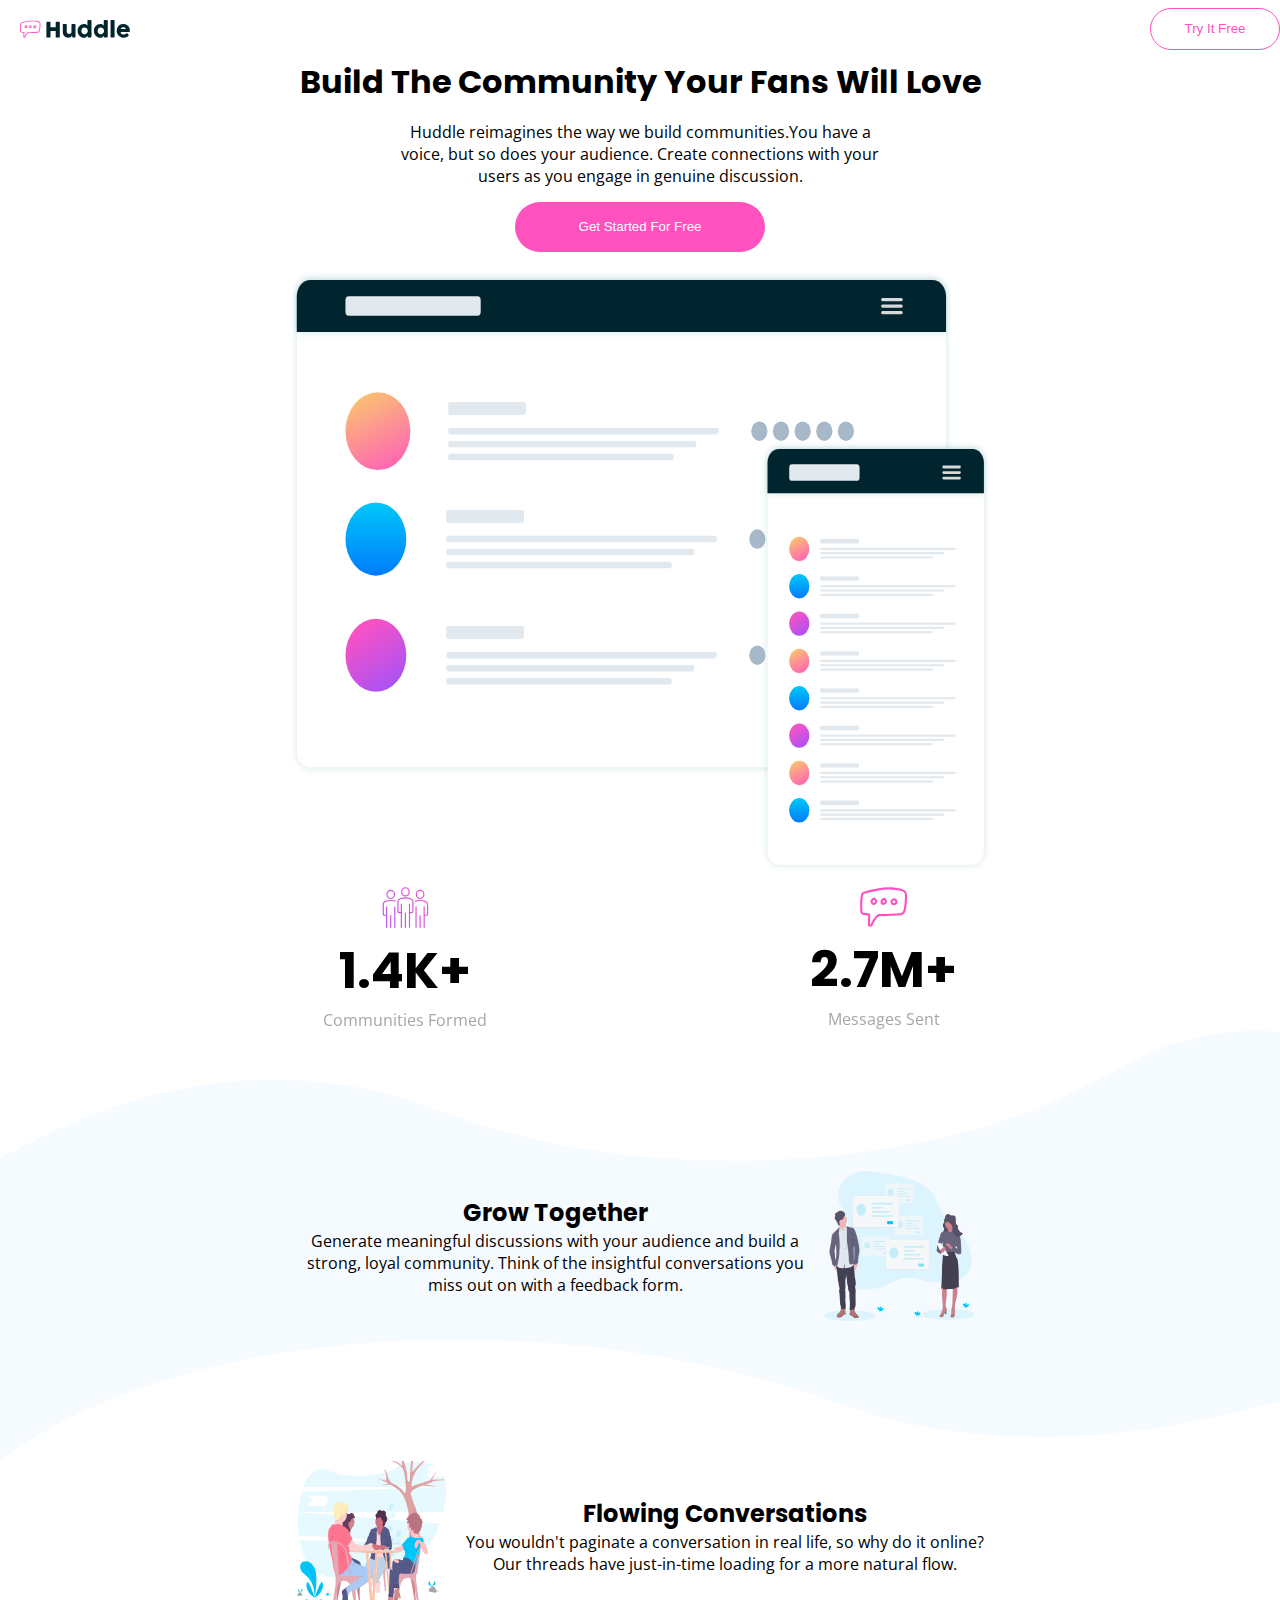
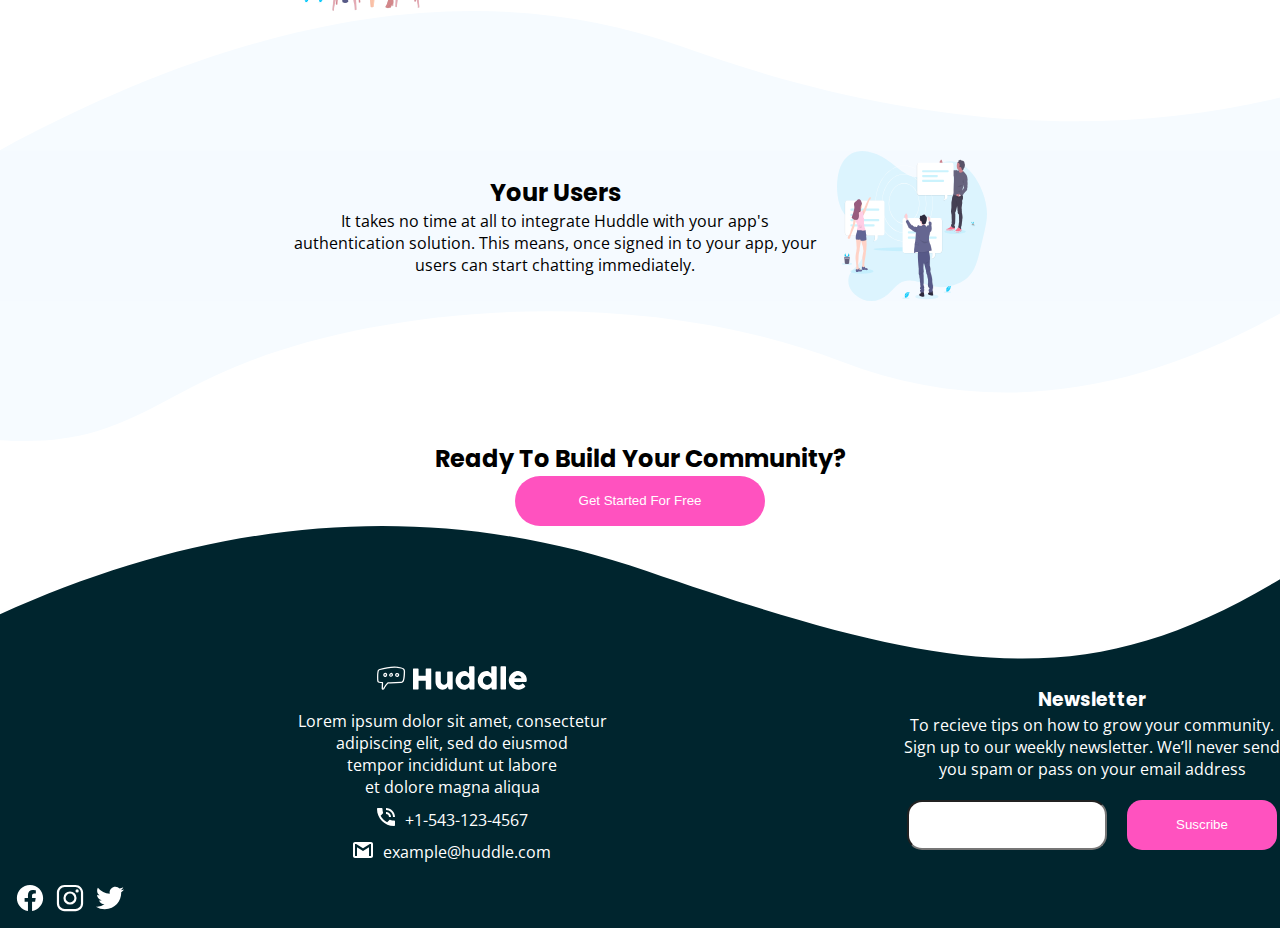
<file: Examen-Carolina-Pena/evaluacion-carolina-pena.html>
<!DOCTYPE html>
<html lang="es">
<head>
  <meta charset="UTF-8">
  <meta name="viewport" content="width=device-width, initial-scale=1.0">
  <link rel="stylesheet" href="./css/styles.css">
  <title>Examen de Carolina Pena</title>
</head>
<body>
<header class="logoybutton"> <!--header para el logo y el boton-->
  <img src="./media/logo.svg" alt="logo">
  <button class="button1">Try It Free</button>
</header>
<main class="box1"><!--primer caja-->
<h1>Build The Community Your Fans Will Love</h1>
<p>Huddle reimagines the way we build communities.You have a <br> voice, but so does your audience. Create connections with your <br> users as you engage in genuine discussion.</p>
<button class="radius-pink">Get Started For Free</button>
<img src="./media/screen-mockups.svg" alt="pantallas">
</main>
<section class="datos"><!--segunda caja-->
  <div class="apartados"><!--cajitas-->
    <img src="./media/icon-communities.svg" alt="communities">
    <h1>1.4K+</h1>
    <p>Communities Formed</p>
  </div>
  <div class="apartados"><!--cajitas-->
    <img src="./media/icon-messages.svg" alt="mensajes">
    <h1>2.7M+</h1>
    <p>Messages Sent</p>
  </div>
</section>
<article class="row-box"><!--tercera caja-->
  <div class="fondo1"></div><!--fondo ondulado-->
<section class="row1"><!--caja 1 de row-box-->
  <div class="texto">
    <h2> Grow Together </h2>
    <p>Generate meaningful discussions with your audience and build a <br>strong, loyal community. Think of the insightful conversations you <br> miss out on with a feedback form.</p>
  </div>
  <img src="./media/illustration-grow-together.svg" alt="Grow">
</section>
  <div class="fondo2"></div><!--fondo ondulado-->
<section class="row2">
  <div class="texto">
    <h2>Flowing Conversations</h2>
    <p>You wouldn't paginate a conversation in real life, so why do it online?<br>Our threads have just-in-time loading for a more natural flow.</p>
  </div>
  <img src="./media/illustration-flowing-conversation.svg" alt="Flowing">
</section>
<div class="fondo3"></div><!--fondo ondulado-->
<section class="row3">
  <div class="texto">
    <h2>Your Users</h2>
    <p>It takes no time at all to integrate Huddle with your app's <br>authentication solution. This means, once signed in to your app, your <br>users can start chatting immediately.</p>
  </div>
  <img src="./media/illustration-your-users.svg" alt="Users">
</section>
  <div class="fondo4"></div><!--fondo ondulado-->
</article>
<section class="ready"><!--caja con H2 y button-->
<h2>Ready To Build Your Community?</h2>
<button class="radius-pink">Get Started For Free</button>
</section>
<div class="ola-pie"></div><!--fondo ondulado-->
<footer class="pie"><!--Footer con Grid-->
  <section class="col-1"><!--Primera columna-->
    <img class="logo-footer" src="./media/logo-footer.svg" alt="logo-en-blanco">
    <p>Lorem ipsum dolor sit amet, consectetur <br>adipiscing elit, sed do eiusmod<br>tempor incididunt ut labore<br>et dolore magna aliqua</p>
    <p><img class="logitos" src="./media/icon-phone.svg" alt="phone">+1-543-123-4567</p>
    <p><img class="logitos" src="./media/icon-email.svg" alt="mail">example@huddle.com</p>
  </section>
  <section class="col-2"><!--Segunda columna-->
    <h3>Newsletter</h3>
    <p>To recieve tips on how to grow your community. <br>Sign up to our weekly newsletter. We’ll never send <br> you spam or pass on your email address</p>
    <form class="footer-form"><!--form de la segunda columna-->
      <input class="mail" type="email" required required pattern="[a-zA-Z0-9._%+-]+@[a-zA-Z0-9.-]+\.[a-zA-Z]{2,}">
      <input class="submit" type="submit" value="Suscribe" >
    </form>
  </section>
  <section class="redes-box"><!--caja final-->
    <div class="redes">
      <img src="./media/logo-facebook.svg" alt="facebook" class="social">
      <img src="./media/logo-instagram.svg" alt="instagram" class="social">
      <img src="./media/logo-twitter.svg" alt="twitter" class="social">
    </div>
  </section>
</footer>
</body>
</html>
</file>
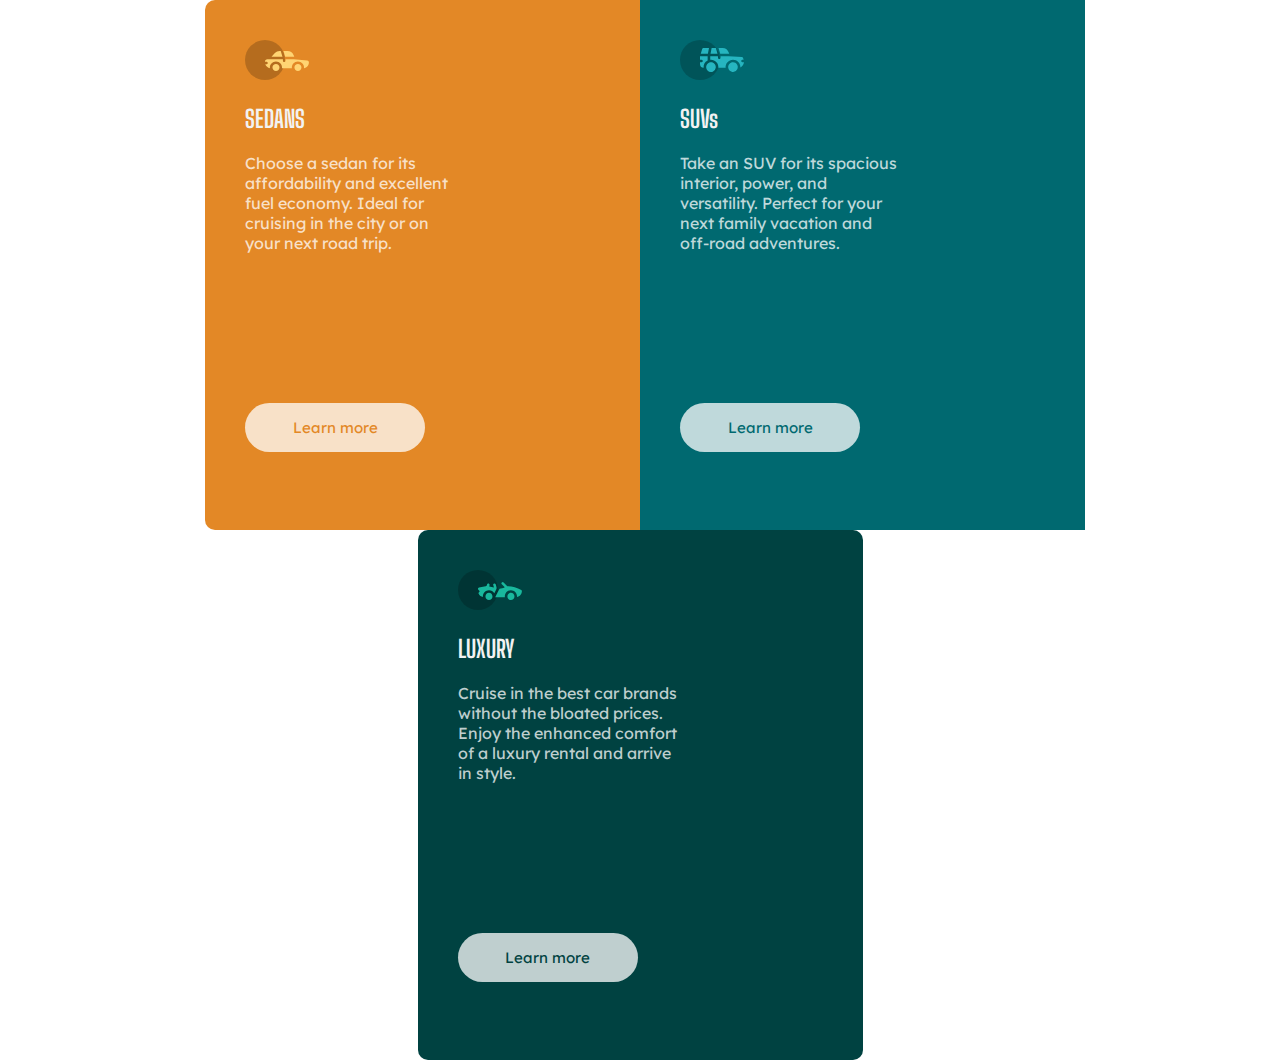
<file: pages/3-columnas.html>
<!DOCTYPE html>
<html lang="es">
<head>
    <meta charset="UTF-8">
    <meta http-equiv="X-UA-Compatible" content="IE=edge">
    <meta name="viewport" content="width=device-width, initial-scale=1.0">
    <link rel="stylesheet" href="./css/styles2.css">
    <title>Actividad 3 columnas</title>
</head>
<body id="body-columna">
    <main class="container">
    <div class="div-1">
        <img src="./media/icon-sedans.svg" alt="sedan">
        <h2>SEDANS</h2>
        <p>Choose a sedan for its <br>affordability and excellent <br>fuel economy. Ideal for <br>cruising in the city 
            or on <br> your next road trip.</p>
        <button>Learn more</button>
    </div>
    <div class="div-2">
        <img src="./media/icon-suvs.svg" alt="suvs">
        <h2>SUVs</h2>
        <p>Take an SUV for its spacious <br> interior, power, and <br> versatility. Perfect for your <br> next family vacation 
            and <br> off-road adventures.</p>
            <button>Learn more</button>
    </div>
    <div class="div-3">
        <img src="./media/icon-luxury.svg" alt="luxury">
        <h2>LUXURY</h2>
        <p>Cruise in the best car brands <br> without the bloated prices. <br> Enjoy the enhanced comfort <br> of a luxury 
            rental and arrive <br> in style.</p>
            <button>Learn more</button>
    </div>
  </main>
</body>
</html>
</file>
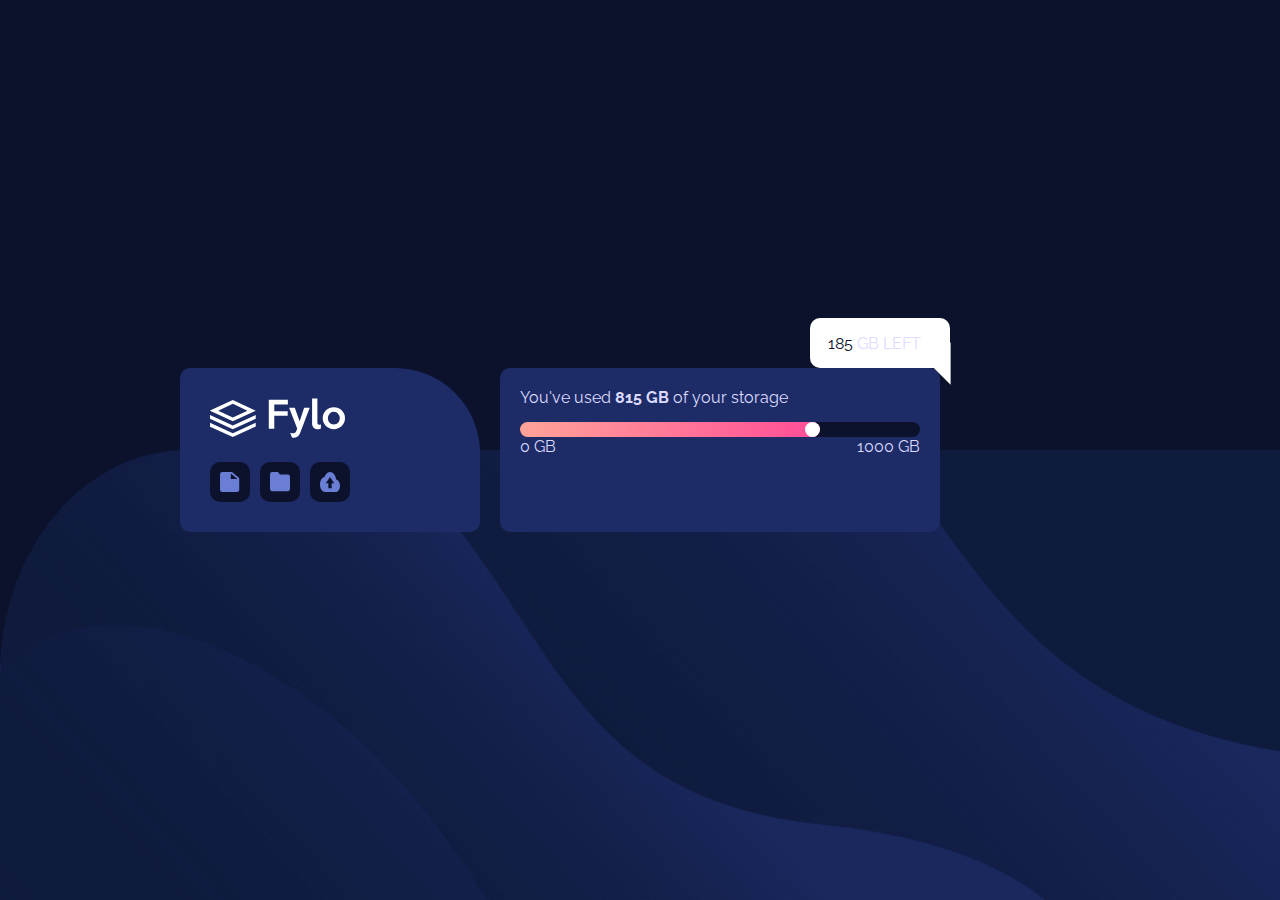
<file: pages/datos-fylo.html>
<!DOCTYPE html>
<html lang="es">
<head>
  <meta charset="UTF-8">
  <meta name="viewport" content="width=device-width, initial-scale=1.0">
  <link rel="stylesheet" href="./css/datos-fylo.css">
  <title>Datos Fylo</title>
</head>
<body>
  <main class="caja-principal"><!-- contiene todo -->
  <div class="caja-fylo"> <!--primer caja contenedora-->
    <div class="logo">
      <img src="./media/logo.svg" alt="Fylo">
    </div>
    <div class="iconos"> <!--caja para acomodar las imagenes -->
      <img src="./media/icon-document.svg" alt="documentos">
      <img src="./media/icon-folder.svg" alt="carpetas">
      <img src="./media/icon-upload.svg" alt="subir archivo">
    </div>
  </div>
  <div class="barra-caja"> <!--segunda caja contenedora  -->
    <p>You've used <span>815 GB</span> of your storage</p>
    <div class="carga">
      <div class="barrita" style="position: relative;"><div class="puntito"></div></div>
    </div>
    <div class="medidas">
    <p>0 GB</p>
    <p>1000 GB</p>
    </div>
    </div>
  <!-- <div class="card"> -->
      <div class="globo">
          <p><span>185</span> GB LEFT</p>
      </div>
  <!-- </div> -->
  </main>
</body>
</html>
</file>
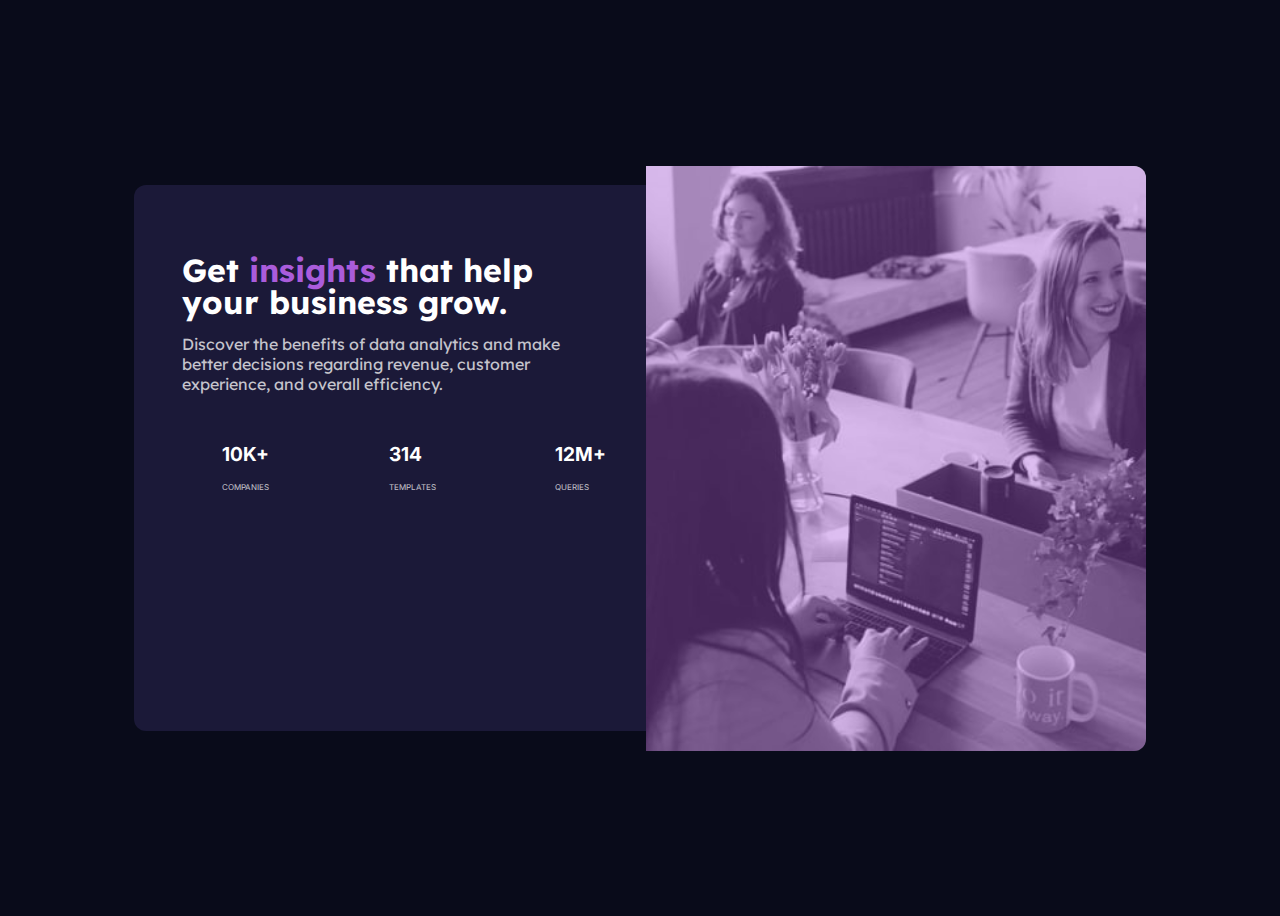
<file: pages/estadistica.html>
<!DOCTYPE html>
<html lang="es">
<head>
    <meta charset="UTF-8">
    <meta name="viewport" content="width=device-width, initial-scale=1.0">
    <link rel="stylesheet" href="./css/styles2.css">
    <title>estadística</title>
</head>
<body class="stat-body">
    <main class="flex-container">
        <div class="first-col">
          <h1>Get <span>insights</span> that help your business grow.</h1>
          <p>
            Discover the benefits of data analytics and make better decisions
            regarding revenue, customer experience, and overall efficiency.
          </p>
          <ul>
            <li><h2>10k+</h2>
              <p>companies</p>
            </li>
            <li><h2>314</h2>
              <p>templates</p>
            </li>
            <li><h2>12m+</h2>
              <p>queries</p>
            </li>
          </ul>
        </div>
        <div class="second-col">
        </div>
      </main>
</body>
</html>
</file>
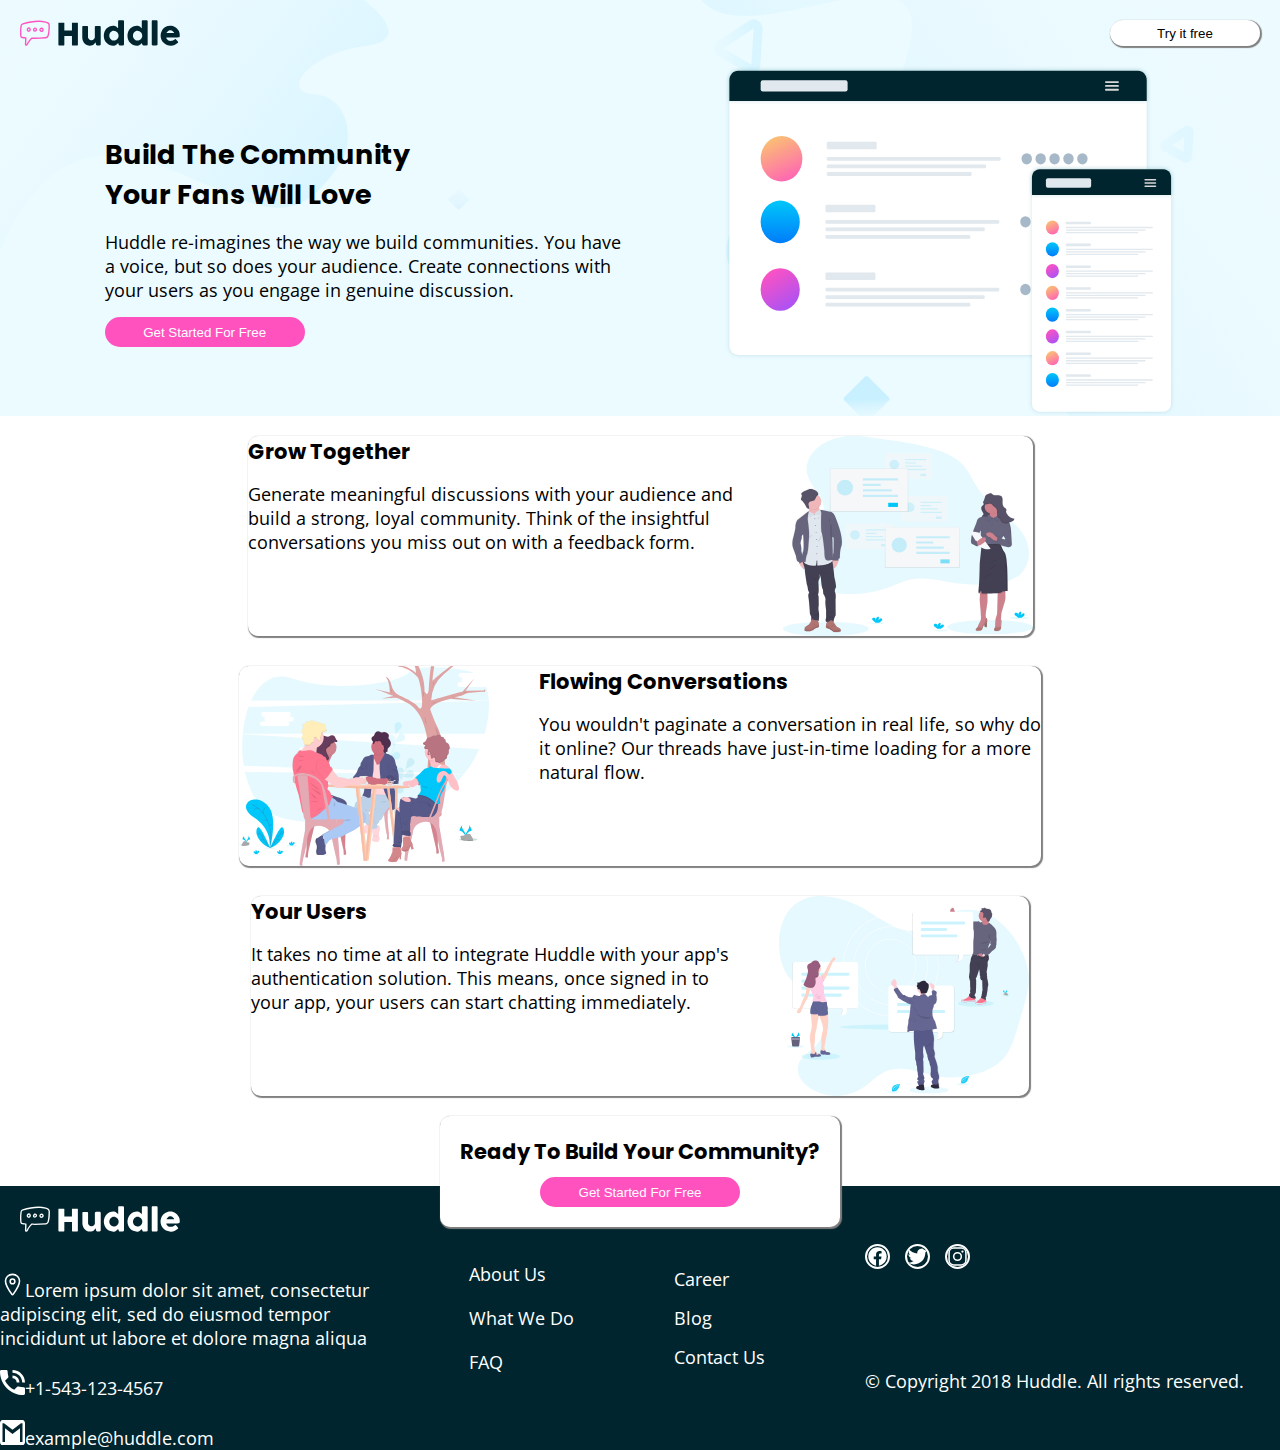
<file: pages/landing-page.html>
<!DOCTYPE html>
<html lang="es">
<head>
    <meta charset="UTF-8">
    <meta name="viewport" content="width=device-width, initial-scale=1.0">
    <link rel="stylesheet" href="./css/landing-page.css">
    <title>Huddle- landing page</title>
</head>
<body>
<article class="parte-1"><!--Primer caja-header-->
  <div class="logo-boton"><!--caja con el logo y un boton-->
  <img src="./media/logo-huddle.svg" alt="Huddle">
  <button class="un-button">Try it free</button>
  </div>
  <article class="parrafo-box"><!--cajita-header-->
  <div class="parrafo">
    <h2>Build The Community <br> Your Fans Will Love</h2>
    <p> Huddle re-imagines the way we build communities. You have <br> a voice, but so does your audience. Create connections with <br> your users as you engage in genuine discussion.</p>
    <button class="pink-button">Get Started For Free</button><!--boton rosa-->
  </div>
  <img src="./media/illustration-mockups.svg" alt="pantallas" class="imagen1">
  </article>
</article>
<main class="medio-box"><!--caja con los parrafos alternados-->
  <div class="row-box"><!--cajas con flex en row-->
    <div class="texto">
  <h3> Grow Together</h3>
  <p>Generate meaningful discussions with your audience and <br> build a strong, loyal community. Think of the insightful <br> conversations you miss out on with a feedback form.</p>
    </div>
  <img src="./media/illustration-grow-together.svg" alt="grow">
  </div>
  <div class="rowreverse-box"><!--caja con flex en row-reverse-->
    <div class="texto">
  <h3>Flowing Conversations</h3>
  <p>You wouldn't paginate a conversation in real life, so why do <br> it online? Our threads have just-in-time loading for a more <br> natural flow.</p>
    </div>
  <img src="./media/illustration-flowing-conversation.svg" alt="Flowing">
  </div>
  <div class="row-box"><!--cajas con flex en row-->
    <div class="texto">
  <h3>Your Users</h3>
  <p> It takes no time at all to integrate Huddle with your app's <br> authentication solution. This means, once signed in to <br> your app, your users can start chatting immediately.</p>
    </div>
  <img src="./media/illustration-your-users.svg" alt="users">
  </div>
</main>
<div class="box-frente"><!--caja que predomina en el centro de la pagina-->
<section class="box"><!--le da el position asolute-->
<h3>Ready To Build Your Community?</h3>
<button class="pink-button">Get Started For Free</button><!--boton rosa-->
</section>
</div>
<footer class="pie"><!--footer-->
<div class="columna-1"><!--columnas del footer-->
  <img class="huddle" src="./media/logo-footer.svg" alt="Huddle">
  <article class="logo-texto"><!--cada logo con su texto-->
  <p><img class="location" src="./media/location-outline.svg" alt="location">Lorem ipsum dolor sit amet, consectetur <br> adipiscing elit, sed do eiusmod tempor <br> incididunt ut labore et dolore magna aliqua</p>
  </article>
  <article class="logo-texto"><!--cada logo con su texto-->
  <p><img src="./media/icon-phone.svg" alt="phone">+1-543-123-4567</p>
  </article>
  <article class="logo-texto"><!--cada logo con su texto-->
  <p><img src="./media/icon-email.svg" alt="mail">example@huddle.com</p>
  </article>
</div>
<div class="columna-2"><!--columnas del footer-->
<p>About Us</p>
<p>What We Do</p>
<p>FAQ</p>
</div>
<div class="columna-3"><!--columnas del footer-->
  <p>Career</p>
  <p>Blog</p>
  <p>Contact Us</p>
</div>
<article class="last-box"><!--columnas del footer-->
  <div class="redes"><!--redes sociales-->
    <img src="./media/logo-facebook.svg" alt="facebook" class="cada-red">
    <img src="./media/logo-twitter.svg" alt="twitter" class="cada-red">
    <img src="./media/logo-instagram.svg" alt="instagram" class="cada-red">
    </div>
  <p>© Copyright 2018 Huddle. All rights reserved.</p>
</article>
</footer>
</body>
</html>
</file>
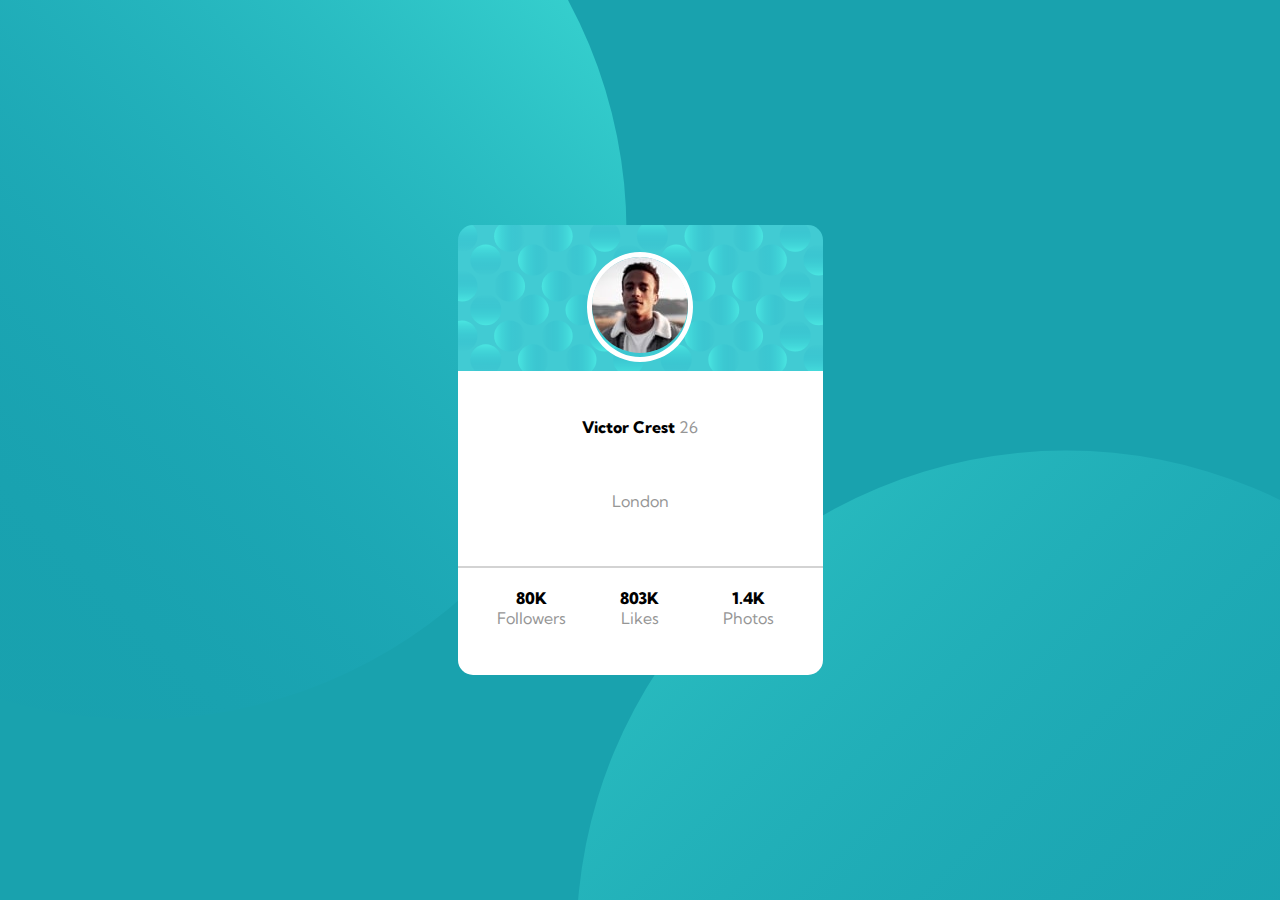
<file: pages/perfil-nuevo.html>
<!DOCTYPE html>
<html lang="es">

<head>
  <meta charset="UTF-8">
  <meta name="viewport" content="width=device-width, initial-scale=1.0">
  <link rel="stylesheet" href="./css/perfil.css">
  <title>Perfil</title>
</head>

<body>
  <!-- caja contenedora de circulos-->
  <div class="caja-circulo">
    <!-- <div class="circulo1">
      <img src="./media/bg-pattern-top.svg" alt="circulo1">
    </div>
    <div class="circulo2">
      <img src="./media/bg-pattern-bottom.svg" alt="circulo2">
    </div> -->
  </div>
  <!-- tarjeta -->
  <main class="tarjeta-grande">
    <div class="image-victor">
      <img class="foto" src="./media/image-victor.jpg" alt="Victor">
    </div>
    <div class="nombre">
      <p><span>Victor Crest </span>26</p>
    </div>
    <div class="pais">
      <p>London</p>
    </div>
    <!-- datos parte de abajo -->
    <div class="datos">
      <div class="followers data">
        <p><span> 80K</span><br> Followers</p>
      </div>
      <div class="likes data"> 
        <p><span> 803K</span><br> Likes</p>
      </div>
      <div class="photos data">
        <p><span> 1.4K</span><br> Photos</p>
      </div>
    </div>
  </main>
</body>

</html>
</file>
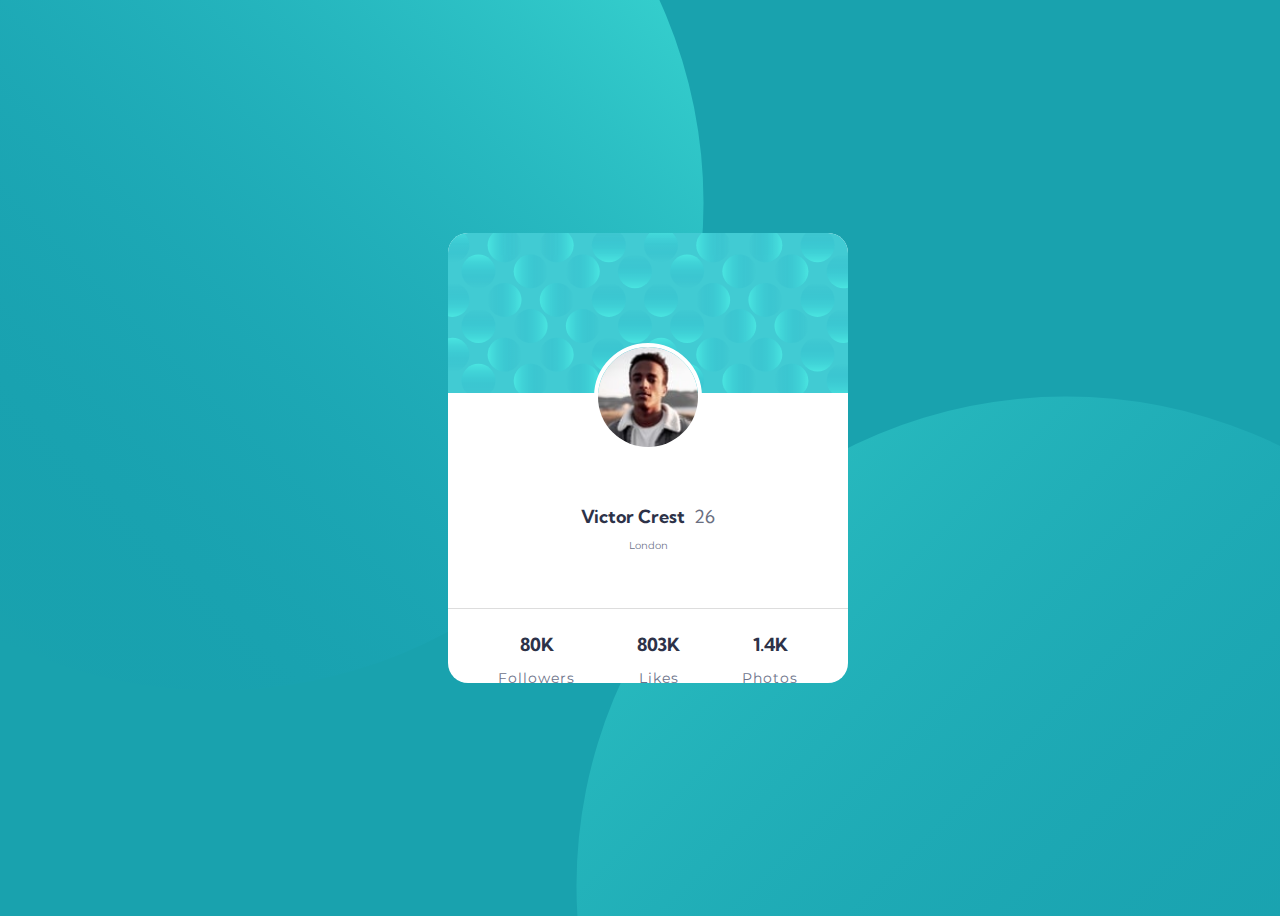
<file: pages/perfil-principal.html>
<!DOCTYPE html>
<html lang="es">
<head>
    <meta charset="UTF-8">
    <meta name="viewport" content="width=device-width, initial-scale=1.0">
    <link rel="stylesheet" href="./css/styles.css">
    <title>Perfil principal</title>
</head>
<body class="body-profile">
  <div class="card">
    <img src="./media/bg-pattern-card.svg" class="card-bg" alt="card background image">
    <img src="./media/image-victor.jpg" class="person-img" alt="person image">
    <div class="content">
      <h4>Victor Crest <span>26</span></h4>
      <p>London</p> 
    </div>
    <div class="stats">
      <div class="followers">
        <h4>80K</h4>
        <p>Followers</p>
      </div>
      <div class="likes">
        <h4>803K</h4>
        <p>Likes</p>
      </div>
      <div class="photos">
        <h4>1.4K</h4>
        <p>Photos</p>
      </div>
    </div>
  </div>
</body>
</html>
</file>
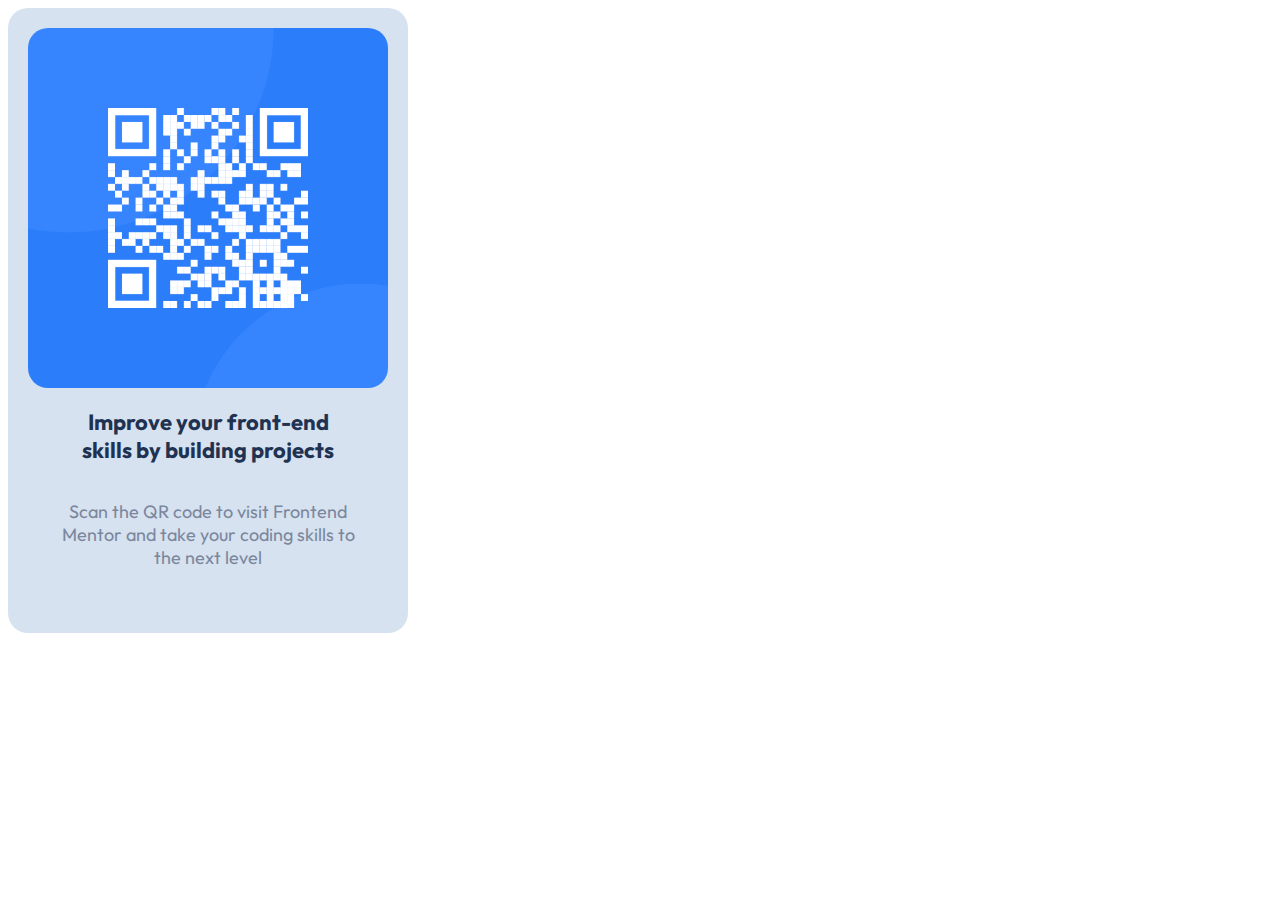
<file: pages/qr.html>
<!DOCTYPE html>
<html lang="es">
<head>
    <meta charset="UTF-8">
    <meta name="viewport" content="width=device-width, initial-scale=1.0">
    <link rel="stylesheet" href="./css/styles2.css">
    <title>Actividad QR</title>
</head>
<body>
    <div class="qr">
        <img src="./media/image-qr-code.png" alt="Código qr">
        <h2>Improve your front-end <br>
          skills by building projects</h2>
        <p>Scan the QR code to visit Frontend<br>
        Mentor and take your coding skills to<br>
        the next level
        </p>
      </div>
</body>
</html>
</file>
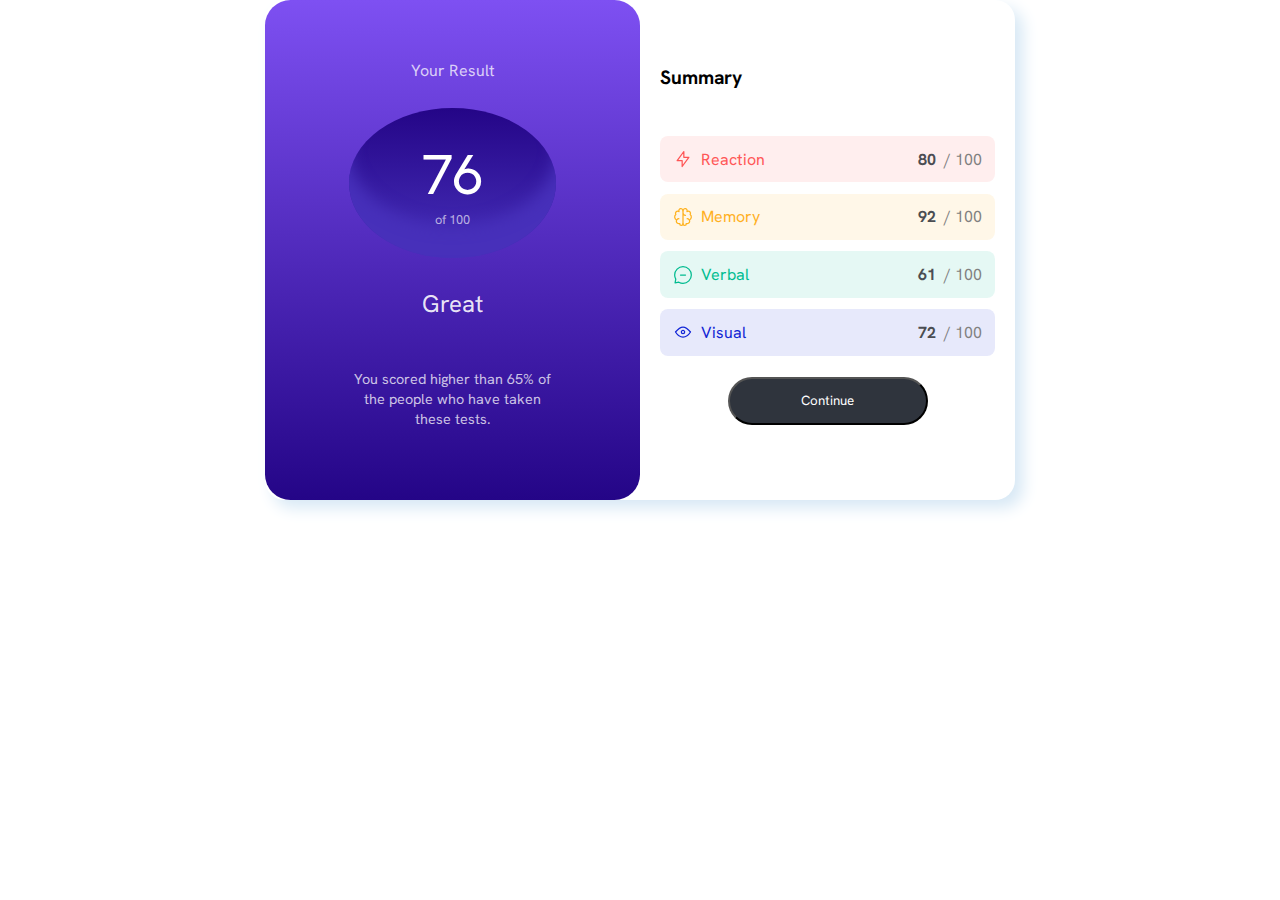
<file: pages/resultados.html>
<!DOCTYPE html>
<html lang="es">
<head>
    <meta charset="UTF-8">
    <meta name="viewport" content="width=device-width, initial-scale=1.0">
    <link rel="stylesheet" href="./css/resultados.css">
    <title>resultados</title>
</head>
<body >
  <div class="wrapper">
    <div class="left-col">
          <span class="hero">Your Result</span>
          <div class="my-score">
            <div class="obtained-score">76</div>
            <div class="total-score">of 100</div>
          </div>
          <div class="remark">Great</div>
          <p class="detailed-remark">You scored higher than 65% of <br>the people who have taken <br> these tests.
          </p>
    </div>
    <div class="right-col">
          <div class="summary">
          <strong>Summary</strong> 
          </div>
          <div class="scorecard">
          <div id = "stats" class="one">
            <img src="./media/icon-reaction.svg" alt="reaction logo">
            <div class="reac">
              Reaction
            </div>
            <div class="score">
            <strong>80</strong>
              <div class="out-of">/ 100</div> 
            </div>
          </div>
  
          <div id = "stats" class="two">
            <img src="./media/icon-memory.svg" alt="memory logo">
            <div class="mem">
              Memory
            </div>
            <div class="score">
              <strong>92</strong>
              <div class="out-of">/ 100</div> 
            </div>
          </div>
    
          <div id = "stats" class="three">
            <img src="./media/icon-verbal.svg" alt="verbal logo">
            <div class="ver">
              Verbal
            </div>
            <div class="score">
              <strong>61</strong>
              <div class="out-of">/ 100</div> 
            </div>
          </div>
          <div id = "stats" class="four">
            <img src="./media/icon-visual.svg" alt="visual logo">
            <div class="vis">
              Visual
            </div>
            <div class="score">
              <strong>72</strong>
              <div class="out-of">/ 100</div> 
            </div>
            
          </div>
          
          <div class="boton-content">
          <button class="continue-button">continue</button>
    </div>
  </div>
</body>
</html>
</file>
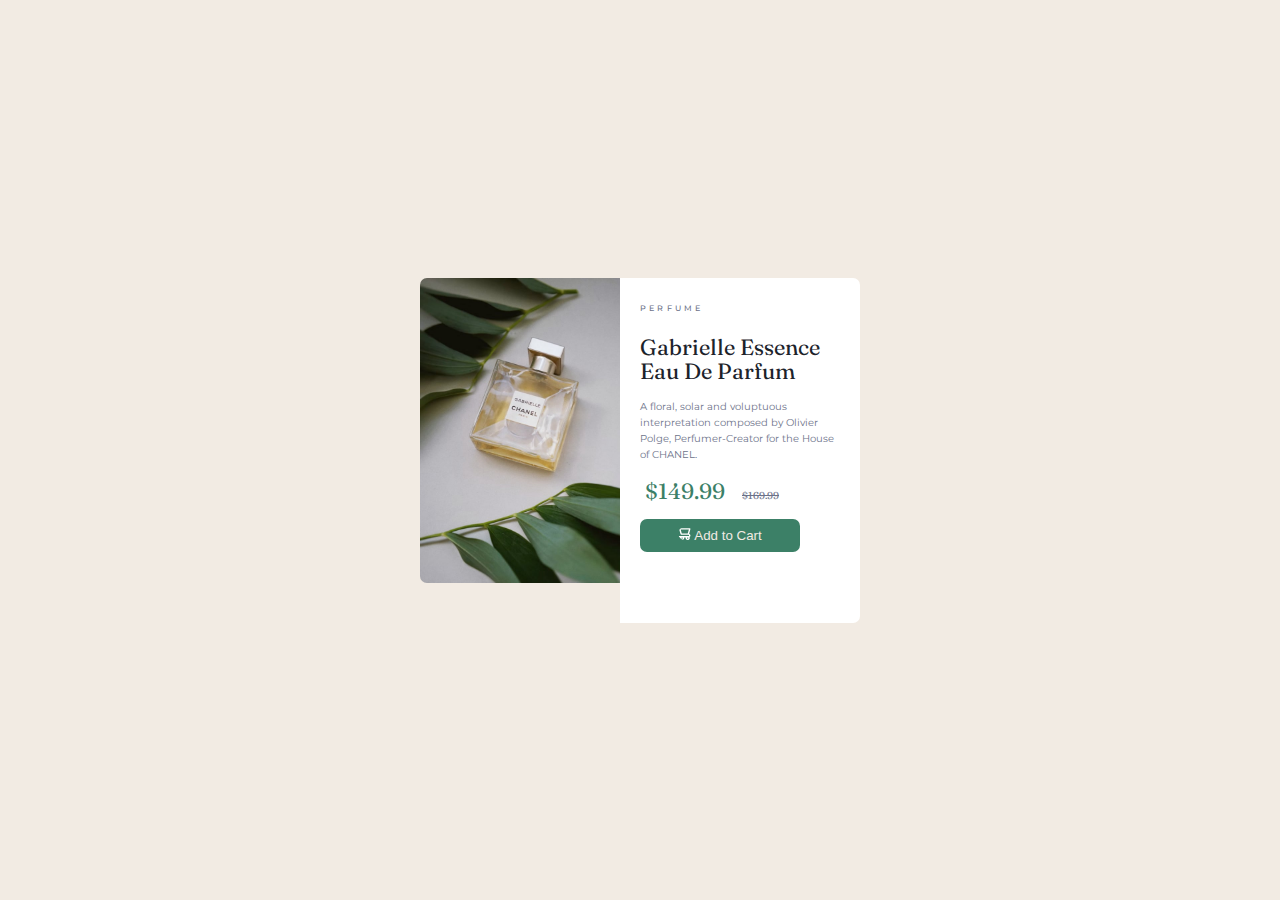
<file: pages/tarjeta-principal.html>
<!DOCTYPE html>
<html lang="es">
<head>
    <meta charset="UTF-8">
    <meta name="viewport" content="width=device-width, initial-scale=1.0">
    <link rel="stylesheet" href="./css/styles.css">
    <title>Tarjeta principal</title>
</head>
<body class="tarjeta-body">
  <main>
    <picture>
      <source media="(max-width: 600px)" src="./media/image-product-mobile.jpg" type="image">
      <img src="./media/image-product-desktop.jpg" alt="imagem perfume">
    </picture>
    <div class="textos">
      <h1>PERFUME</h1>
      <P class="texto1">Gabrielle Essence Eau De Parfum</P>
      <P>
        A floral, solar and voluptuous interpretation composed by Olivier Polge, 
        Perfumer-Creator for the House of CHANEL.
      </P>
      <span class="preco1">$149.99</span>
      <span class="preco2">$169.99</span>
      <button><img class="icon" src="./media/icon-cart.svg" alt="cart"> Add to Cart</button>
    </div>
  </main>
</body>
</html>
</file>
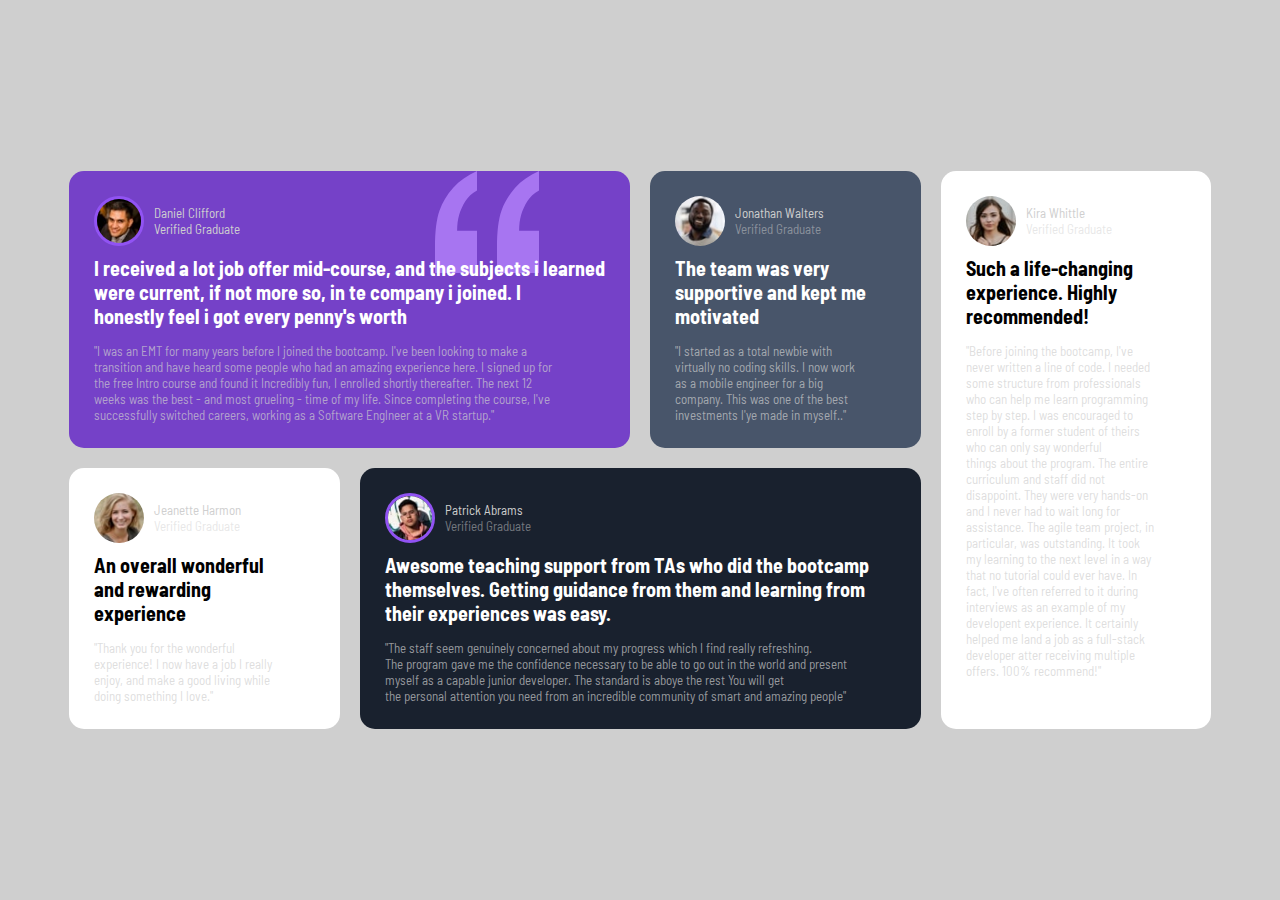
<file: pages/testimonios.html>
<!DOCTYPE html>
<html lang="es">
<head>
  <meta charset="UTF-8">
  <meta name="viewport" content="width=device-width, initial-scale=1.0">
  <link rel="stylesheet" href="./css/testimonio.css">
  <link rel="shorcut icon" href="./media/favicon-32x32.png">
  <title>Testimonios</title>
</head>
<body>
  <main class="caja-grande">
  <div class="daniel-box">
      <div class="head">
      <img src="./media/image-daniel.jpg" alt="Daniel">
      <article class="nombres">
        <p>Daniel Clifford</p>
        <p>Verified Graduate</p>
      </article>
      </div>
      <article class="blanquita">
        <p>I received a lot job offer mid-course, and the subjects i learned <br> were current, if not more so, in te company i joined. I <br> honestly feel i got every penny's worth</p>
      </article>
      <article class="no-negrita">
        <p class="opinion">"I was an EMT for many years before I joined the bootcamp. I've been looking to make a <br> transition and have heard some people who had an amazing experience here. I signed up for <br> the free Intro course and found it Incredibly fun, I enrolled shortly thereafter. The next 12 <br> weeks was the best - and most grueling - time of my life. Since completing the course, I've <br> successfully switched careers, working as a Software Englneer at a VR startup."</p>
      </article>
  </div>
  <div class="jonathan-box">
      <div class="head">
      <img src="./media/image-jonathan.jpg" alt="Jonathan">
      <article class="nombres">
        <p>Jonathan Walters</p>
        <p class="graduado">Verified Graduate</p>
      </article>
      </div>
    <article class="blanquita">
      <p>The team was very <br> supportive and kept me <br> motivated</p>
    </article>
    <article class="no-negrita">
      <p class="opinion">"I started as a total newbie with <br> virtually no coding skills. I now work <br> as a mobile engineer for a big <br> company. This was one of the best <br> investments l'ye made in myself.."</p>
    </article>
  </div>
  <div class="jeanette-box">
    <div class="head">
    <img src="./media/image-jeanette.jpg" alt="Jeanette">
      <article class="nombres">
        <p>Jeanette Harmon</p>
        <p class="graduado">Verified Graduate</p>
      </article>
    </div>
      <article class="negrita">
        <p>An overall wonderful <br> and rewarding <br> experience</p>
      </article>
      <article class="no-negrita">
        <p class="opinion">"Thank you for the wonderful <br> experience! I now have a job I really <br> enjoy, and make a good living while <br> doing something I love."</p>
      </article>
  </div>
  <div class="patrick-box">
      <div class="head">
      <img src="./media/image-patrick.jpg" alt="Patrick">
        <article class="nombres">
          <p>Patrick Abrams</p>
          <p class="graduado">Verified Graduate</p>
        </article>
      </div>
        <article class="blanquita">
          <p>Awesome teaching support from TAs who did the bootcamp <br> themselves. Getting guidance from them and learning from <br> their experiences was easy.</p>
        </article>
        <article class="no-negrita">
          <p class="opinion">"The staff seem genuinely concerned about my progress which I find really refreshing. <br> The program gave me the confidence necessary to be able to go out in the world and present <br> myself as a capable junior developer. The standard is aboye the rest You will get <br> the personal attention you need from an incredible community of smart and amazing people"</p>
        </article>
  </div>
  <div class="kira-box">
    <div class="head">
    <img src="./media/image-kira.jpg" alt="Kira">
    <article class="nombres">
      <p>Kira Whittle</p>
      <p class="graduado">Verified Graduate</p>
    </article>
    </div>
    <article class="negrita">
      <p>Such a life-changing <br> experience. Highly <br> recommended!</p>
    </article>
    <article class="no-negrita">
      <p class="opinion">"Before joining the bootcamp, I've <br> never written a line of code. I needed <br> some structure from professionals <br> who can help me learn programming <br> step by step. I was encouraged to <br> enroll by a former student of theirs <br> who can only say wonderful <br> things about the program. The entire <br> curriculum and staff did not <br> disappoint. They were very hands-on <br> and I never had to wait long for <br> assistance. The agile team project, in <br> particular, was outstanding. It took <br> my learning to the next level in a way <br> that no tutorial could ever have. In <br> fact, I've often referred to it during <br> interviews as an example of my <br> developent experience. It certainly <br> helped me land a job as a full-stack <br> developer atter receiving multiple <br> offers. 100% recommend!"</p>
    </article>
  </div>
  </main>

</body>
</html>
</file>
<file: Examen-Carolina-Pena/css/styles.css>
@import url('https://fonts.googleapis.com/css2?family=Poppins:wght@700&display=swap');
@import url('https://fonts.googleapis.com/css2?family=Open+Sans:wght@400;600;700&display=swap');
/* arreglos generales */
*{
  margin: 0;
  padding: 0;
  box-sizing: border-box;
  text-align: center;
}
/* encabezados */
h1, h2, h3{
  font-family: 'Poppins', sans-serif; 
}
body{
  font-family: 'Open Sans', sans-serif;
}
/* header */
.logoybutton{
  display: flex;
  justify-content: space-between;
  align-items: center;
}
.logoybutton img{
  width: 150px;
  padding: 20px;
}
.button1{
  width: 130px;
  height: 30px;
  display: flex;
  justify-content: center;
  align-items: center;
  border-radius: 30px;
  border: solid 1px hsl(322, 100%, 66%);
  padding: 20px;
  background-color: white;
  color: hsl(322, 100%, 66%);
}
.button1:hover{
  cursor: pointer;
  opacity: 0.7;
  box-shadow: 1px 1px 1px 1px silver;
}
/* primera caja */
.box1{
  display: flex;
  flex-direction: column;
  justify-content: center;
  align-items: center;
}
.box1 img{
  width: 700px;
  height: 600px;
  margin-top: 20px;
}
.box1 p{
margin-top: 15px;
margin-bottom: 15px;
}
.radius-pink{
  border-radius: 30px;
  color: white;
  background-color: hsl(322, 100%, 66%);
  border: none;
  width: 250px;
  height: 50px;
}
.radius-pink:hover{
  cursor: pointer;
  opacity: 0.8;
}
/* caja n°2 */
.datos{
  display: flex;
  justify-content: space-evenly;
  align-items: center;
  margin-top: 15px;
}
.apartados h1{
font-size: 50px;
}
.apartados p{
  opacity: 0.7;
  color: gray;
}
/* Caja N°3 */
.row-box{
display: flex;
justify-content: center;
align-items: center;
flex-direction: column;
}
/* fondos de row1 y row3 */
.fondo1{
  background-image: url(../media/bg-section-top-desktop-1.svg);
  background-repeat: no-repeat;
  width: 100%;
  height: 140px;
}
.fondo2{
  background-image: url(../media/bg-section-bottom-desktop-2.svg);
  background-repeat: no-repeat;
  background-size: cover;
  width: 100%;
  height: 140px;
}
.fondo3{
  background-image: url(../media/bg-section-top-desktop-2.svg);
  background-repeat: no-repeat;
  width: 100%;
  height: 140px;
}
.fondo4{
  background-image: url(../media/bg-section-top-desktop-1.svg);
  transform: rotate(180deg);
  background-repeat: no-repeat;
  width: 100%;
  height: 140px;
}
/* Cajitas de row-box */
.row1 img, .row2 img, .row3 img{
  width: 150px;
  height: 150px;
}
.row2{
  display: flex;
  flex-direction: row-reverse;
  align-items: center;
  justify-content: center;
  gap: 20px;
}
.row1, .row3{
  display: flex;
  flex-direction: row;
  align-items: center;
  justify-content: center;
  gap: 20px;
  background-color: hsl(207, 100%, 98%);
  width: 100%;
}
/* Footer */
.ola-pie{
  background-image: url(../media/bg-footer-top-desktop.svg);
  background-repeat: no-repeat;
  background-size: cover;
  width: 100%;
  height: 140px;
}
.pie{
  background-color: hsl(192, 100%, 9%);
  display: grid;
  grid-template-columns: 2fr;
  grid-template-rows: 1fr;
  color: white;
}
/* contenedores y otros elementos de pie */
.logo-footer{
  width: 150px;
  margin-bottom: 15px;
} 
.col-1{
  grid-column: 1/2;
  display: flex;
  flex-direction: column;
  justify-content: center;
  align-items: center;

}
.logitos{
  margin-right: 10px;
}
.col-1 p{
  padding: 5px;
}
.col-2{
grid-column: 2/2;
display: flex;
flex-direction: column;
justify-content: center;
align-items: center;
}
/* Newsletter */
.footer-form{
  border-radius: 10px;
  display: flex;
  flex-direction: row;
  gap: 20px;
  margin-top: 20px;
}
.submit{
  width: 150px;
  height: 50px;
  border-radius: 15px;
  background-color: hsl(322, 100%, 66%);
  border: none;
  color: white;
}
.submit:hover{
  cursor: pointer;
  background-color: hsl(321, 100%, 78%);
}
.mail{
  width: 200px;
  height: 50px;
  border-radius: 15px;
}
/* Redes sociales */
.redes-box{
padding: 15px;
}
.redes{
  display: flex;
  flex-direction: row;
  width: 30px;
  height: 30px;
  filter: invert(100%);
  gap: 10px;
}
.social:hover{
  cursor: pointer;
  background-color: lightblue;
  filter: invert(100%);
}


@media (max-width: 375px){
  h1, h2, h3{
    font-size: 20px;
  }
  body{
    font-size: 15px;
  }
  .logoybutton{
    justify-content: space-evenly;
  }
  .box1 img{
    width: 320px;
    height: 320px;
    margin-top: 20px;
  }
  .datos{
    flex-direction: column;
    flex-wrap: wrap;
  }
  .row1, .row2, .row3{
    flex-direction: column-reverse;
    flex-wrap: wrap;
  }
  .ready{
    margin: 70px;
    display: flex;
    flex-direction: column;
    justify-content: center;
    align-items: center;
  }
  .ola-pie{
    background-image: url(../media/bg-footer-top-mobile.svg);
    background-repeat: no-repeat;
    background-size: cover;
    width: 100vw;
    height: 140px;
  }
  .pie{
    display: flex;
    flex-direction: column;
    justify-content: left;
    font-size: 13px;
    text-align: left;
  } 
  .col-1{
    display: flex;
    flex-direction: column;
    justify-content: left;
    text-align: left;
  }
  .col-2{
    display: flex;
    flex-direction: column;
    text-align: left;
  }
  .footer-form{
    display: flex;
    flex-direction: column;
    text-align: left;
  }
  .submit{
    width: 120px;
    height: 40px;
    margin-bottom: 10px;

  }
  .mail{
    margin: 0;
    width: 300px;
    height: 40px;
  }
}
</file>
<file: pages/css/styles2.css>
@import url('https://fonts.googleapis.com/css2?family=Barlow+Semi+Condensed:ital,wght@0,500;0,600;1,500;1,600&family=Kumbh+Sans:wght@400;700&family=Outfit:wght@400;700&display=swap');
@import url('https://fonts.googleapis.com/css2?family=Big+Shoulders+Display:wght@700&family=Lexend+Deca&display=swap');
@import url('https://fonts.googleapis.com/css2?family=Inter:wght@400;700&display=swap');
@import url('https://fonts.googleapis.com/css2?family=Bitter&family=Hanken+Grotesk:wght@500;700;800&display=swap');
/* actividad QR */
.qr{
    width: 90%;
    max-width: 400px;
    background-color: hsl(0, 0%, 100%);
    border-radius: 20px;
    margin-top: 60px;
    background-color: hsl(212, 45%, 89%);
    display: flex;
    justify-content: center;
    align-items: center;
    width: 100%;
    height: 100%;
    margin: 0px;    
    box-sizing: border-box;
    font-family: 'Outfit', sans-serif;
    flex-wrap: wrap;
}
.qr img{
    width: 90%;
    margin: 5%;
    border-radius: 20px;                 
}
.qr h2{
    font-size: 22px;
    color:  hsl(218, 44%, 22%);
    text-align: center;
    margin-top: 0%;

}
.qr p{
    font-size: 18px;
    color: hsl(220, 15%, 55%);
    text-align: center;
    margin-bottom: 16%;
}
/* fin actividad qr */
/* Tarjetas */
#body-columna{
  margin: 0px;
  box-sizing: border-box;
}
.container{
  display: flex;
  flex-wrap: wrap;
  justify-content: center;
  align-items: center;
  height: 700px;
}
.div-1{
  background-color: hsl(31, 77%, 52%);
  border-radius: 10px;
  padding: 40px;
  width: 365px;
  height: 450px;
}
.div-1 h2{
  font-family: 'Big Shoulders Display', cursive;
  color: hsl(0, 0%, 95%);
}
.div-2{
  background-color: hsl(184, 100%, 22%);
  z-index: 1;
  margin: -10px;
  padding: 40px;
  width: 365px;
  height: 450px;
}
.div-2 h2{
  font-family: 'Big Shoulders Display', cursive;
  color: hsl(0, 0%, 95%);
}
.div-3{
  background-color: hsl(179, 100%, 13%);
  border-radius: 10px;
  padding: 40px;
  width: 365px;
  height: 450px;
}
.div-3 h2{
  font-family: 'Big Shoulders Display', cursive;
  color: hsl(0, 0%, 95%);
}
.container p{
  color: hsla(0, 0%, 100%, 0.75);
  font-family: 'Lexend Deca';
  margin-bottom: 150px;
}
button{
  border-radius: 45px;
  border-style: none;
  background-color: hsla(0, 0%, 100%, 0.75);
  font-family: 'Lexend Deca', sans-serif;
  font-size: 15px;
  padding: 15px;
  width: 180px;
}
.div-1 button:hover{
  cursor: pointer;
  background-color: transparent;
  color: hsl(0, 0%, 95%);
  border: solid  hsl(0, 0%, 95%);
}
.div-1 button{
  color: hsl(31, 77%, 52%);
}

.div-2 button{
  color: hsl(184, 100%, 22%);
}
.div-2 button:hover{
  cursor: pointer;
  background-color: transparent;
  color: hsl(0, 0%, 95%);
  border: solid  hsl(0, 0%, 95%);
} 
.div-3 button{
color: hsl(179, 100%, 13%);
}
.div-3 button:hover{
  cursor: pointer;
  background-color: transparent;
  color: hsl(0, 0%, 95%);
  border: solid  hsl(0, 0%, 95%);
}
/* fin tarjetas */
/* Estadistica */
.title{
    color: white;
  }
  .stat-body{
    background-color: hsl(233, 47%, 7%);
  }
  .flex-container {
    display: flex;
    width: 80%;
    min-width: 800px;
    height: 100vh;
    justify-content: center;
    align-items: center;
    margin: auto;
  }
  
  .first-col {
    background-color: hsl(244, 38%, 16%);
    width: 50%;
    height: 50%;
    padding: 3rem 5rem 3rem 3rem;
    border-radius: 12px 0 0 12px; 
  }
  
  .first-col h1 {
    line-height: 2rem;
    color: hsl(0, 0%, 100%);
    margin-bottom: 1rem;
    font-family: 'Lexend Deca', sans-serif;;
  }
  
  .first-col span {
    color: hsl(277, 64%, 61%);
  }
  
  .first-col > p {
    color: hsla(0, 0%, 100%, 0.75);
    margin-bottom: 2rem;
    font-family: 'Lexend Deca', sans-serif;

  }
  
  .first-col ul {
    display: flex;
    list-style: none;
    width: 100%;
    justify-content: space-between;
    text-transform: uppercase;
    overflow: auto;
    padding-right: 25px;
    font-family: 'Inter', sans-serif;
  }
  
  .first-col h2 {
    color: hsl(0, 0%, 100%);
    font-size: 1.2rem;
  }
  
  .first-col ul p {
    font-size: 0.5rem;
    color: hsla(0, 0%, 100%, 0.75);
    font-family: 'Inter', sans-serif;
  }
  
  .second-col {
    width: 65%;
    height: 65%;
    background: url(../media/image-header-desktop.jpg) center center/cover;
    position: relative;
    border-radius: 0 12px 12px 0;
  }
  
  .second-col::before {
    content: "";
    width: 100%;
    height: 100%;
    background: hsla(277, 64%, 61%,0.4);
    position: absolute;
    border-radius: inherit;
  }
  
  @media (max-width:376px) { 
  
    body {
        padding: 30px 15px;
    }
  
    .flex-container {
        width: 100%;
        min-width: 300px;
        flex-direction: column-reverse;
    }
  
    .first-col {
        width: inherit;
        height: auto;
        border-radius: 0 0 12px 12px;
        justify-content: center;
        align-items: center;
        padding: 15px;
        text-align: center;
  
    }
  
    .first-col ul {
        flex-direction: column;
        justify-content: center;
        align-items: center;
        padding: 0;
    }
  
    .first-col li {
        margin-bottom: 10px;
    }
    .second-col {
        width: inherit;
        height: 35%;
        border-radius: 12px 12px 0 0;
    } 
  }
  /* fin estadística */
</file>
<file: pages/css/datos-fylo.css>
/* medidas principales generales */
@import url('https://fonts.googleapis.com/css2?family=Raleway:wght@400;700&display=swap');
*{
  box-sizing: border-box;
  padding: 0px;
  margin: 0px;
}
body{
    display: flex;
    align-items: center;
    justify-content: center;
    min-height:100vh;
    background: hsl(229, 57%, 11%) left 100% / 100% 50%  url("../media/bg-desktop.png");
    background-repeat: no-repeat;
    background-position: bottom;
    font-family: 'Raleway', sans-serif;
  }
p{
  color: hsl(243, 100%, 93%);
}
/* actividad en si */
.caja-principal{
  display: flex;
  gap: 20px;
}
.caja-fylo{
  background-color: hsl(228, 56%, 26%);
  display: flex;
  align-items: first baseline;
  flex-direction: column;
  padding: 30px;
  border-radius: 10px 85px 10px 10px;
  width: 300px;
}
.logo{
  margin-bottom: 10px;
}
.barra-caja{
  background-color: hsl(228, 56%, 26%);
  padding: 20px;
  border-radius: 10px;
} 
.barra-caja span{
  font-weight: bold;
}
.carga{
  background-color: hsl(229, 57%, 11%);
  border-radius: 10px;
  width: 400px;
  height: 15px;

}
.barrita{
  margin-top: 15px;
  margin-bottom: 5px;
  width:300px;
  height:15px;
  border-radius:10px;
  background:linear-gradient(90deg, hsl(6, 100%, 80%), hsl(335, 100%, 65%));
  display: flex;
  justify-content: flex-end;
}

.puntito{
background-color: white;
border-radius: 50%;
width: 15px;
height: 15px;

}
.medidas{
  display: flex;
  flex-direction: row;
  justify-content: space-between;
}
.iconos{
  margin-top: 10px;
  display: flex;
  gap: 10px;
  flex-direction: row;
}
.iconos img{
  background-color: hsl(229, 57%, 11%);
  padding: 10px;
  border-radius: 10px;
  width: 40px;
  height: 40px;
}
.card {
  width: 100px;
  margin: 40px auto;
  display: flex;
  justify-content: center;
  flex-direction: column;
}

.globo {
  width: 140px;
  height: 50px;
  margin: 0 auto;
  padding: 18px;
  display: flex;
  align-items: center;
  justify-content: space-between;
  border-radius: 10px;
  background: white;
  position: relative;
  top: -50px;
  right: 150px;
  z-index: 1;
}
.globo span{
  color: hsl(229, 57%, 11%);
}
.globo::after {
  content: '';
  position: absolute;
  bottom: 0;
  left: 100px;
  background: transparent;
  width: 0px; height: 0px;
  border-bottom: 30px solid white;
  border-right: 30px solid transparent;
  border-left: 30px solid transparent;
  transform: rotate(45deg);
  z-index: -1;
}
@media (max-width: 400px){
  body{
    display: flex;
    align-items: center;
    justify-content: center;
    flex-direction: column;
    background: hsl(229, 57%, 11%) left 100% / 100% 50%  url("../media/bg-mobile.png");
    background-repeat: no-repeat;
    background-size: cover;
  }
  .caja-principal{
  flex-direction: column;
  align-items: center;
  } 
  .barra-caja{
    width: 90%;
  }
  .carga{
    width: 240px;
  }
  .barrita{
    width: 200px;
  }
  /* .card{
    display: flex;
    justify-content: center;
    align-items: center;
    border:  solid 3px red;
  } */
  .globo{
    display: flex;
    justify-content: center;
    align-items: center;
    text-align: center;
    position: relative;
    top: -40px;
    right: -10px; 
  }
  
}
</file>
<file: pages/css/landing-page.css>
@import url('https://fonts.googleapis.com/css2?family=Open+Sans:wght@400;700&display=swap');
@import url('https://fonts.googleapis.com/css2?family=Poppins:wght@600&display=swap');
/* arreglos generales */
*{
  box-sizing: border-box;
  margin: 0;
  padding: 0;
}
body{
  font-size: 18px;
  font-family:'Open Sans', sans-serif;
}
h2, h3{
  font-family: 'Poppins', sans-serif;
  font-weight: bold;
}
/* caja-1/header */
.parte-1{
  background: hsl(193, 100%, 96%)  100% / 100% url(../media/bg-hero-desktop.svg);
  background-repeat: no-repeat;
}
.imagen1{
  width: 450px;
  height: 350px;
}
.logo-boton{
  background-size: cover;
  display: flex;
  justify-content: space-between;
}
.logo-boton img{
  width: 200px;
  padding: 20px;
}
.un-button{
  border-radius: 20px;
  background-color: white;
  box-shadow: 1px 1px 1px 1px gray;
  border: none;
  width: 150px;
  margin: 20px;
}
.un-button:hover{
  cursor: pointer;
  opacity: 0.85;
}
/* boton rosa */
.pink-button{
  border-radius: 20px;
  width: 200px;
  height: 30px;
  background-color: hsl(322, 100%, 66%);
  border: none;
  color: white;
}
.pink-button:hover{
  cursor: pointer;
  opacity: 0.7;
}
/* cajita header */
.parrafo-box{
  display: flex;
  justify-content: space-evenly;
  align-items: center;
  margin-bottom: 20px;
}
.parrafo p{
  margin-top: 15px;
  margin-bottom: 15px;
}
/* caja con los row-box */
.medio-box{
display: flex;
justify-content: center;
align-items: center;
flex-direction: column;
gap: 30px;
margin-bottom: 20px;
}
.medio-box img{
  width: 250px;
  height: 200px;
}
.texto{
  display: flex;
  flex-direction: column;
  gap: 15px;
}
.row-box{
  display: flex;
  justify-content: space-around;
  flex-direction: row;
  gap: 50px;
}
.rowreverse-box{
  display: flex;
  justify-content: space-around;
  flex-direction: row-reverse;
  gap: 50px;
}
.row-box, .rowreverse-box{
  box-shadow: 1px 1px 1px 1px gray;
  border-radius: 10px;
}
/* caja al centro del sitio */
.box-frente{
  display: flex;
  justify-content: center;
}
.box{
  box-shadow: 1px 1px 1px 1px gray;
  background-color: white;
  position: absolute;
  border-radius: 10px;
  display: flex;
  align-items: center;
  flex-direction: column;
  gap: 10px;
  padding: 20px;
}
/* footer */
.pie{
  margin-top: 70px;
  background-color: hsl(192, 100%, 9%);
  display: flex;
  align-items: center;
  gap: 100px;
  color: white;
}
/* columnas */
.columna-1{
display: flex;
flex-direction: column;
gap: 20px;
}
.huddle{
  width: 200px;
  padding: 20px;
}
.location{
  width: 25px;
  height: 25px;
  filter: invert(100%); 
}

.logo-texto img{
  width: 25px;
  height: 25px;
}
.columna-2{
  display: flex;
  justify-content: center;
  flex-direction: column;
  gap: 20px;
}
.columna-3{
  display: flex;
  justify-content: center;
  flex-direction: column;
  gap: 15px;
} 

.columna-2 p:hover, .columna-3 p:hover{
  text-decoration: underline;
  cursor: pointer;
}

.redes{
  filter: invert(100%);
  width: 25px;
  height: 25px;
  display: flex;
  flex-direction: row;
  gap: 15px; 
}
.cada-red{
  border: solid black 2px;
  border-radius: 50px;
}
.cada-red:hover{
  background-color: green;
  cursor: pointer;
}
.last-box{
  display: flex;
  justify-content: center;
  gap: 100px;
  flex-direction: column;
}
/* pasado a mobile */
@media (max-width: 375px){
  body{
  font-size: 15px;
  text-align: center;
  }
  h2, h3{
    font-size: 17px;
  }
  .parte-1{
    background: hsl(193, 100%, 96%)  100% / 100% url(../media/bg-hero-mobile.svg);
    background-repeat: no-repeat;

  }
  .parrafo-box{
    display: flex;
    flex-direction: column;
    justify-content: center;
    align-items: center;
  }
  .parrafo{
    flex-direction: column;
    justify-content: center;
    align-items: center;
  }
  .imagen1{
    margin-top: 10px;
    width: 250px;
    height: 250px;
  }
  .logo-boton{
    gap: 10px;
  }
  .logo-boton img{
    width: 200px;
    padding: 20px;
  }
.medio-box{
  flex-direction: column;
}
.row-box, .rowreverse-box{
  flex-direction: column-reverse;
  align-items: center;
}

  .pie{
    flex-direction: column;
    justify-content: left;
    gap: 30px;
    text-align: left;
  }
  .huddle{
    margin-top: 20px;
  }
  .columna-3, .columna-2{
    flex-direction: column;
    justify-content: left;
    text-align: left;
  }
  .last-box{
    justify-content: center;
    align-items: center;
    gap: 40px;
  }
  .redes{
    justify-content: center;
  }
}
</file>
<file: pages/css/perfil.css>
@import url('https://fonts.googleapis.com/css2?family=Kumbh+Sans:wght@400;700&display=swap');
*{
  box-sizing: border-box;
  padding: 0px;
  margin: 0px;
  font-family: 'Kumbh Sans', sans-serif;
}
body{
    background-color: hsl(185, 75%, 39%);
    display: flex;
    justify-content: center;
    height: 100vh;
    align-items: center;
    background-image: url(../media/bg-pattern-top.svg), url(../media/bg-pattern-bottom.svg);
    background-position: right 51vw bottom 20vh, left 45vw top 50vh;
    background-repeat: no-repeat, no-repeat;
}
/* .caja-circulo{
  display: flex;
  flex-direction: row;
}
.circulo1{
  border-radius: -30%;
}
.circulo2{
  border-radius: -30%;
} */
.tarjeta-grande{
  display: flex;
  flex-direction: column;
  align-items: center;
  justify-content: space-around;
  width: 365px;
  height: 450px;
  border-radius: 15px;
  background-color: white;
  background-image: url(../media/bg-pattern-card.svg);
  background-size: 100%;
  background-repeat: no-repeat;
}

.image-victor{
  border-radius: 100%;
  border: solid white 5px;
  /* position: absolute; */
}
.foto{
  border-radius: 100%;
  /* position: absolute; */
}
.datos{
  display: flex;
  flex-direction: row;
  /* gap: 20px; */
  width: 100%;
  justify-content: space-around;
  padding: 20px;
  border-top: solid 2px hsla(0, 0%, 59%, 0.418);
}
.datos span{
  font-weight: 800;
  color: black;
}
.nombre span{
  font-weight: 800;
  color: black;
}
.nombre p{
  color: hsl(0, 0%, 59%);
}
.datos p{
  color: hsl(0, 0%, 59%);
}
.pais{
  color: hsl(0, 0%, 59%);
}
.data{
  width: 33%;
  display: flex;
  flex-direction: column;
  align-items: center;
  text-align: center;
}
</file>
<file: pages/css/styles.css>
@import url('https://fonts.googleapis.com/css2?family=Bitter&family=Hanken+Grotesk:wght@500;700;800&family=Inter:wght@400;700&display=swap');
@import url('https://fonts.googleapis.com/css2?family=Fraunces:wght@700&display=swap');
@import url('https://fonts.googleapis.com/css2?family=Montserrat:wght@500;700&display=swap');
@import url('https://fonts.googleapis.com/css2?family=Kumbh+Sans:wght@400;700&display=swap');
/* inicio perfil principal */
.body-profile{
  width: 100%;
  height: 100vh;
  display: flex;
  justify-content: center;
  align-items: center;
  font-family: 'Kumbh Sans', sans-serif;
  background-color: hsl(185, 75%, 39%);
  background-image: url("../media/bg-pattern-top.svg"), url("../media/bg-pattern-bottom.svg");
  background-repeat: no-repeat, no-repeat;
  background-position: right 45vw bottom 25vh, left 45vw top 44vh;
}

h4 {
  font-weight: 700;
  font-size: 18px;
  color: hsl(229, 23%, 23%);
  margin-bottom: 5px;
}

p, span {
  color: hsl(227, 10%, 46%);
}

.stats p {
  letter-spacing: 1px;
  font-size: .9rem;
}

span {
  padding-left: 5px;
  font-weight: 400;
}

.card {
  width: 400px;
  height: 450px;
  display: flex;
  flex-direction: column;
  background-color: white;
  border-radius: 20px;
}

.card-bg {
  border-radius: 20px 20px 0 0;
  width: 100%;
  height: 50%;
}

.person-img  {
  width: 100px;
  height: 100px;
  display: block;
  margin: -50px auto;
  border-radius: 50%;
  border: 4px solid white;
}

.content {
  margin: 80px 50px 40px;
  text-align: center;
}

.stats {
  width: 100%;
  height: 100%;
  border-top: 1px solid hsla(0, 0%, 59%, 0.322);
  display: flex;
  flex-direction: row;
  justify-content: space-between;
  align-items: center;
  text-align: center;
  margin: 0 auto;
}

.stats .followers {
  padding-left: 50px;
}

.stats .photos {
  padding-right: 50px;
}
/* fin perfil principal */
/* inicio tarjeta principal */

.tarjeta-body {
  display: flex;
  align-items: center;
  justify-content: center;
  height: 100vh;
  background-color: hsl(30, 38%, 92%);
  padding: 0;
  margin: 0;
  box-sizing: border-box;
}

main {
  display: flex;
  flex-direction: row;
}

img {
  width: 200px;
  height: 305px;
  border-radius: 7px 0 0 7px;
}

.textos {
  max-width: 200px;
  height: 305px;
  padding: 20px;
  border-radius: 0 7px 7px 0;
  background-color: hsl(0, 0%, 100%);
}

h1 {
  font-family: 'Montserrat';
  font-size: 8px;
  font-weight: 500;
  margin-bottom: 13px;
  letter-spacing: 0.4em;
  color: hsl(228, 12%, 48%)
}

.texto1 {
  font-family: 'Fraunces';
  font-size: 22px;
  line-height: 24px;
  margin-bottom: 16px;
  color: hsl(212, 21%, 14%);

}

p {
  font-family: 'Montserrat';
  font-size: 10px;
  line-height: 16px;
  margin-bottom: 14px;
  color: hsl(228, 12%, 48%);
}

.preco1 {
  font-family: 'Fraunces';
  font-size: 22px;
  margin-right: 8px;
  color: hsl(158, 36%, 37%);
}

.preco2 {
  font-family: 'Fraunces';
  font-size: 10px;
  text-decoration: line-through;
  color: hsl(228, 12%, 48%);
}

.icon {
  width: 13px;
  height: 13px;
  margin: 0 auto;
}

button {
  width: 160px;
  height: 33px;
  margin-top: 14px;
  border-radius: 7px;
  border: none;
  background-color: hsl(158, 36%, 37%);
  color: hsl(30, 38%, 92%);
}

button:hover {
  cursor: pointer;
  background-color:hsl(212, 21%, 14%);
}

@media (max-width: 600px) {
  .tarjeta-body{
      display: flex;
      align-items: center;
      justify-content: center;
      height: 100vh;
      background-color: hsl(30, 38%, 92%);
      padding: 0;
      margin: 0;
      box-sizing: border-box;
  }
  
  main {
      display: flex;
      flex-direction: column;
  }

  picture {
      height: 220px;
  }
  
  img {
      width: 300px;
      height: 220px;
      border-radius: 7px 7px 0 0;
  }
  
  .textos {
      max-width: 300px;
      height: 220px;
      padding: 20px;
      border-radius: 0 0 7px 7px;
      background-color: hsl(0, 0%, 100%);
  }
  
  h1 {
      font-family: 'Montserrat';
      font-size: 12px;
      font-weight: 500;
      margin-bottom: 13px;
      letter-spacing: 0.4em;
      color: hsl(228, 12%, 48%);
  }
  
  .texto1 {
      font-family: 'Fraunces';
      font-size: 27px;
      line-height: 24px;
      margin-bottom: 13px;
      color: hsl(212, 21%, 14%);
  
  }
  
  p {
      font-family: 'Montserrat';
      font-size: 13px;
      line-height: 19px;
      margin-bottom: 10px;
      color: hsl(228, 12%, 48%);
  }
  
  .preco1 {
      font-family: 'Fraunces';
      font-size: 30px;
      margin-right: 8px;
      color: hsl(158, 36%, 37%);
  }
  
  .preco2 {
      font-family: 'Fraunces';
      font-size: 12px;
      text-decoration: line-through;
      color: hsl(228, 12%, 48%);
  }
  
  .icon {
      width: 13px;
      height: 13px;
      margin: 0 auto;
  }
  
  button {
      width: 250px;
      height: 40px;
      border-radius: 7px;
      border: none;
      background-color: hsl(158, 36%, 37%);
      color: hsl(30, 38%, 92%);
      margin-top: 14px;
      text-align: center;
  }
  button:hover {
    cursor: pointer;
    background-color:hsl(212, 21%, 14%);
  }
}
/* fin tarjeta principal */
</file>
<file: pages/css/resultados.css>
@import url('https://fonts.googleapis.com/css2?family=Bitter&family=Hanken+Grotesk:wght@500;700;800&display=swap');
/* resultados */
*{
  font-family: 'Hanken Grotesk';
  box-sizing: border-box;
  
  }
  body{
    display: flex;
    justify-content: center;
    align-items: center;
    height: 100%;
    width: 100%;
    padding: 0px;
    margin: 0px;
    
  }
    .one{
      color:hsl(0, 100%, 67%) ;
      background-color: hsla(0, 100%, 67%, 0.1);
    }
    .two{
      color: hsl(39, 100%, 56%);
      background-color: hsla(39, 100%, 56%, 0.1);
    }
    .three{
      color: hsl(166, 100%, 37%);
      background-color: hsla(166, 100%, 37%, 0.1);
    }
    .four{
      color:hsl(234, 85%, 45%);
      background-color: hsla(234, 85%, 45%, 0.1);
    }
    
    /*the main wrapper consisting of two columns*/
    
    .wrapper {
      box-shadow: 0.5em 0.5em 1em #d7e8f5;
      border-radius: 20px;
      display: flex;
      justify-content: center;
      align-items: center;
      flex-wrap: wrap;
      flex-direction: row;
      margin: 0px;
    }
    
    /*left column of the wrapper*/
    
    .left-col {
      width: 375px;
      height: 500px;
      color: white;
      background-image: linear-gradient(#7e50f2,#240587) ;
      border-radius: 1.6em;
      display: flex;
      flex-direction: column;
      align-items: center;
      justify-content: center;
      gap: 1em;
      background-color: red;
    }
    span.hero {
      margin-top: 2em;
      color: rgba(255, 255, 255, 0.75);
    }
    .my-score {
      margin-top: 0.7em;
      background-image: linear-gradient(#240587,#4730ba);
      box-shadow: 0 -2em 1em #4730ba inset;
      padding: 1em;
      min-width: 55%;
      min-height:30%;
      display: flex;
      flex-direction: column;
      justify-content: center;
      align-items: center;
      border-radius: 100%;
    }
    .obtained-score {
      font-size: 3.5rem;
    }
    .total-score {
      font-size: 0.8rem;
      color: rgba(255, 255, 255, 0.65);
    }
    .remark {
      margin-top: .6em;
      font-size: 1.5rem;
      color: rgba(255, 255, 255, 0.9);
    }
    .detailed-remark {
      padding: 1.3em;
      padding-bottom: 2em;
      text-align: center;
      line-height: 1.4em;
      font-size: .9rem;
      color: rgba(255, 255, 255, 0.75);
    }
    
    /* Right column of the wrapper */
    
    .right-col {
      width: 375px;
      height: 500px; 
      display: flex;
      flex-direction: column;
      justify-content: space-evenly;
      padding: 20px;
    }
    .right-col .summary {
      font-weight: stronger;
      font-size: 1.2em;
    }
    #stats {
      display: flex;
      gap: .5em;
      padding: .8em;
      border-radius: .5em;
      align-items: center;
    }
    .scorecard {
      display: flex;
      flex-direction: column;
      gap: .7em;
    }
    .score {
      color: #4b4d52;
      display: inline-flex;
      gap: .5em;
      margin-left: auto;
    
    }
    .score .out-of {
      color: gray;
    }
    .continue-button {
      width: 200px;
      text-decoration: none;
      text-transform: capitalize;
      padding: 1em;
      text-align: center;
      color: white;
      background-color: #2f343d;
      border-radius: 3em;
      
    }
    .boton-content{
      display: flex;
      justify-content: center;
      padding: 10px;
    }
    .continue-button:hover{
      cursor: pointer;
      background:linear-gradient(hsl(252, 100%, 67%),hsl(241, 81%, 54%));
    }
    /* fin resultados */
</file>
<file: pages/css/testimonio.css>
@import url('https://fonts.googleapis.com/css2?family=Barlow+Semi+Condensed:wght@500;600&display=swap');
*{
  box-sizing: border-box;
  padding: 0px;
  margin: 0px;
  font-family: 'Barlow Semi Condensed', sans-serif;
}
body{
  font-size: 13px;
  display: flex;
  justify-content: center;
  align-items: center;
  min-height: 100vh;
  min-width: 375px;
  max-width: 1440px;
  background-color: hsl(0, 0%, 81%);
}
.caja-grande{
  display: grid;
  max-width: 1150px;
  grid-template-columns: repeat(4, 1fr);
  grid-template-rows: repeat(2, min-content);
  grid-gap: 20px;
}
.head{
  display: flex;
  align-items: center;
  flex-direction: row;
  gap: 10px;
  margin-bottom: 10px;
}

img{
  border-radius: 100%;
  width: 50px;
  display: flex;
}
.negrita{
  font-weight: bold;
  font-size: 20px;
}
.blanquita{
  font-weight: bold;
  font-size: 20px;
  color: hsl(0, 0%, 100%);
}
.no-negrita{
  color:  hsl(0, 0%, 81%);
  margin-top: 15px;
}
.nombres{
  color:  hsl(0, 0%, 81%);
  display: flex;
  flex-direction: column;
}
.graduado{
  color: hsla(0, 0%, 81%, 0.5);
  
}
.opinion{
  color: hsla(0, 0%, 81%, 0.7);
}
.daniel-box{
  grid-column: 1/3;
  background-image: url(../media/bg-pattern-quotation.svg);
  background-repeat: no-repeat;
  background-position: 80% 0;
  background-color: hsl(263, 55%, 52%);
  border-radius: 15px;
  padding: 25px;
}
.daniel-box img,.patrick-box img{
  border: solid 3px hsl(263, 87%, 64%);
}
.jonathan-box{
  grid-column: 3/4;
  background-color: hsl(217, 19%, 35%);
  border-radius: 15px;
  padding: 25px;
}
.kira-box{
  grid-row: -1/1;
  grid-column: 4/5;
  background-color: hsl(0, 0%, 100%);
  border-radius: 15px;
  padding: 25px;
}
.jeanette-box{
  grid-row: 2/3;
  grid-column: 1/2;
  background-color: hsl(0, 0%, 100%);
  border-radius: 15px;
  padding: 25px;
}
.patrick-box{
  grid-row: 2/3;
  grid-column: 2/4;
  background-color: hsl(219, 29%, 14%);
  border-radius: 15px;
  padding: 25px;
}
@media (max-width: 375px){
body{
  display: flex;
  justify-content: center;
  align-items: center;
}
  .caja-grande{
  display: flex;
  flex-wrap: wrap;
  flex-direction: column;
  align-items: center;
}
.daniel-box, .jeanette-box, .jonathan-box, .patrick-box, .kira-box{
  width: 70%;
}
}
</file>
